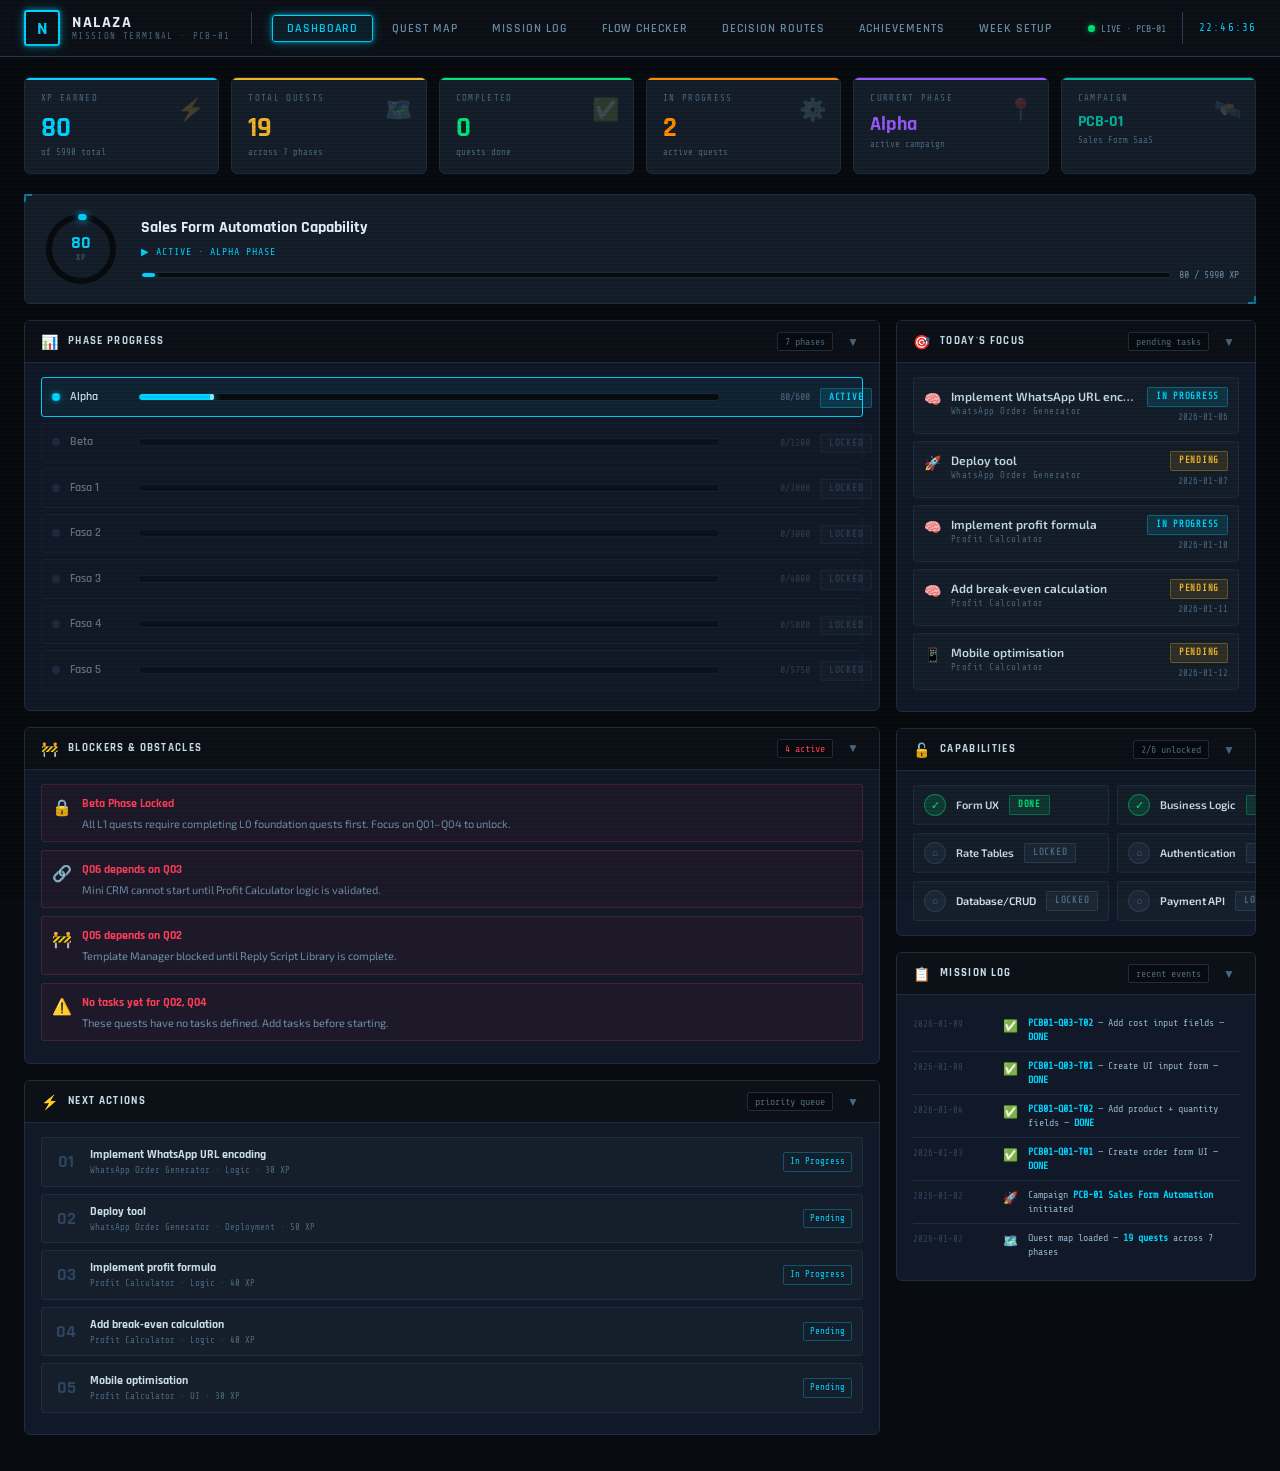
<file: prototype/index.html>
<!DOCTYPE html>
<html lang="en">
<head>
  <meta charset="UTF-8" />
  <meta name="viewport" content="width=device-width, initial-scale=1.0" />
  <title>NALAZA — Mission Terminal</title>
  <link rel="stylesheet" href="style.css" />
</head>
<body>

<!-- ═══════════════════════════════════════════════════════════
     HEADER / TOP COMMAND BAR
════════════════════════════════════════════════════════════════ -->
<header id="site-header">
  <div class="header-inner">
    <div class="header-logo">
      <div class="logo-mark"></div>
      <div class="logo-text">
        <div class="logo-title">NALAZA</div>
        <div class="logo-sub">Mission Terminal · PCB-01</div>
      </div>
    </div>

    <div class="header-divider"></div>

    <nav class="header-nav">
      <button class="nav-btn active" data-tab="dashboard">Dashboard</button>
      <button class="nav-btn" data-tab="quests">Quest Map</button>
      <button class="nav-btn" data-tab="tasks">Mission Log</button>
      <button class="nav-btn" data-tab="flowcheck">Flow Checker</button>
      <button class="nav-btn" data-tab="routes">Decision Routes</button>
      <button class="nav-btn" data-tab="badges">Achievements</button>
      <button class="nav-btn" data-tab="week">Week Setup</button>
    </nav>

    <div class="header-status">
      <div class="status-pill">
        <div class="pulse-dot"></div>
        <span>LIVE · PCB-01</span>
      </div>
      <div class="header-divider"></div>
      <div class="header-clock mono" id="header-clock">00:00:00</div>
    </div>
  </div>
</header>

<!-- ═══════════════════════════════════════════════════════════
     MAIN CONTENT
════════════════════════════════════════════════════════════════ -->
<main id="main-content">

  <!-- ─────────────────────────────────────────────────────────
       TAB 1: DASHBOARD
  ─────────────────────────────────────────────────────────── -->
  <section id="tab-dashboard" class="tab-panel active">

    <!-- OVERVIEW CARDS -->
    <div class="overview-grid mb-20">
      <div class="stat-card card-cyan">
        <div class="stat-label">XP Earned</div>
        <div class="stat-value" id="stat-xp-earned">—</div>
        <div class="stat-sub">of <span id="stat-xp-target">—</span> total</div>
        <div class="stat-icon">⚡</div>
      </div>
      <div class="stat-card card-gold">
        <div class="stat-label">Total Quests</div>
        <div class="stat-value" id="stat-quests-total">—</div>
        <div class="stat-sub">across 7 phases</div>
        <div class="stat-icon">🗺️</div>
      </div>
      <div class="stat-card card-green">
        <div class="stat-label">Completed</div>
        <div class="stat-value" id="stat-quests-done">—</div>
        <div class="stat-sub">quests done</div>
        <div class="stat-icon">✅</div>
      </div>
      <div class="stat-card card-amber">
        <div class="stat-label">In Progress</div>
        <div class="stat-value" id="stat-in-progress">—</div>
        <div class="stat-sub">active quests</div>
        <div class="stat-icon">⚙️</div>
      </div>
      <div class="stat-card card-purple">
        <div class="stat-label">Current Phase</div>
        <div class="stat-value" style="font-size:20px" id="stat-phase">—</div>
        <div class="stat-sub">active campaign</div>
        <div class="stat-icon">📍</div>
      </div>
      <div class="stat-card card-teal">
        <div class="stat-label">Campaign</div>
        <div class="stat-value" style="font-size:16px">PCB-01</div>
        <div class="stat-sub">Sales Form SaaS</div>
        <div class="stat-icon">🛰️</div>
      </div>
    </div>

    <!-- XP METER -->
    <div class="xp-display corner-deco mb-16">
      <div class="xp-arc-wrap">
        <svg width="80" height="80" viewBox="0 0 80 80">
          <circle class="xp-arc-bg"   cx="40" cy="40" r="32" />
          <circle class="xp-arc-fill" id="xp-arc-fill" cx="40" cy="40" r="32"
                  stroke-dasharray="201" stroke-dashoffset="201" />
        </svg>
        <div class="xp-center-text">
          <div class="xp-val" id="stat-xp-earned2">80</div>
          <div class="xp-label">XP</div>
        </div>
      </div>
      <div class="xp-info">
        <div class="xp-title">Sales Form Automation Capability</div>
        <div class="xp-phase">▶ ACTIVE · Alpha Phase</div>
        <div class="xp-bar-wrap">
          <div class="xp-bar-track">
            <div class="xp-bar-fill" id="xp-bar-fill" style="width:0%"></div>
          </div>
          <div class="xp-bar-nums" id="xp-bar-nums">— / — XP</div>
        </div>
      </div>
    </div>

    <!-- MAIN DASH GRID -->
    <div class="dash-grid">
      <div class="dash-left">

        <!-- PHASE PROGRESS -->
        <div class="panel">
          <div class="panel-header">
            <span class="panel-icon">📊</span>
            <span class="panel-title">Phase Progress</span>
            <span class="panel-badge">7 phases</span>
            <button class="panel-toggle">▼</button>
          </div>
          <div class="panel-body">
            <div id="phase-list"></div>
          </div>
        </div>

        <!-- BLOCKERS -->
        <div class="panel">
          <div class="panel-header">
            <span class="panel-icon">🚧</span>
            <span class="panel-title">Blockers & Obstacles</span>
            <span class="panel-badge" style="color:var(--accent-red)">4 active</span>
            <button class="panel-toggle">▼</button>
          </div>
          <div class="panel-body">
            <div id="blockers-list"></div>
          </div>
        </div>

        <!-- NEXT ACTIONS -->
        <div class="panel">
          <div class="panel-header">
            <span class="panel-icon">⚡</span>
            <span class="panel-title">Next Actions</span>
            <span class="panel-badge">priority queue</span>
            <button class="panel-toggle">▼</button>
          </div>
          <div class="panel-body">
            <div id="next-actions"></div>
          </div>
        </div>

      </div>
      <div class="dash-right">

        <!-- TODAY'S FOCUS -->
        <div class="panel">
          <div class="panel-header">
            <span class="panel-icon">🎯</span>
            <span class="panel-title">Today's Focus</span>
            <span class="panel-badge">pending tasks</span>
            <button class="panel-toggle">▼</button>
          </div>
          <div class="panel-body">
            <div id="today-focus"></div>
          </div>
        </div>

        <!-- CAPABILITY UNLOCK -->
        <div class="panel">
          <div class="panel-header">
            <span class="panel-icon">🔓</span>
            <span class="panel-title">Capabilities</span>
            <span class="panel-badge">2/6 unlocked</span>
            <button class="panel-toggle">▼</button>
          </div>
          <div class="panel-body">
            <div class="capability-grid" id="cap-grid"></div>
          </div>
        </div>

        <!-- MISSION LOG -->
        <div class="panel">
          <div class="panel-header">
            <span class="panel-icon">📋</span>
            <span class="panel-title">Mission Log</span>
            <span class="panel-badge">recent events</span>
            <button class="panel-toggle">▼</button>
          </div>
          <div class="panel-body">
            <div id="mission-log"></div>
          </div>
        </div>

      </div>
    </div>
  </section>

  <!-- ─────────────────────────────────────────────────────────
       TAB 2: QUEST MAP
  ─────────────────────────────────────────────────────────── -->
  <section id="tab-quests" class="tab-panel">
    <div class="filter-bar mb-16">
      <span class="filter-label">Phase:</span>
      <button class="filter-btn active" data-group="phase" data-value="all">All</button>
      <button class="filter-btn" data-group="phase" data-value="Alpha">Alpha</button>
      <button class="filter-btn" data-group="phase" data-value="Beta">Beta</button>
      <button class="filter-btn" data-group="phase" data-value="Fasa 1">Fasa 1</button>
      <button class="filter-btn" data-group="phase" data-value="Fasa 2">Fasa 2</button>
      <button class="filter-btn" data-group="phase" data-value="Fasa 3">Fasa 3</button>
      <button class="filter-btn" data-group="phase" data-value="Fasa 4">Fasa 4</button>

      <div style="width:1px;height:20px;background:var(--border-mid);margin:0 4px;"></div>

      <span class="filter-label">Status:</span>
      <button class="filter-btn active" data-group="status" data-value="all">All</button>
      <button class="filter-btn" data-group="status" data-value="In Progress">Active</button>
      <button class="filter-btn" data-group="status" data-value="Planned">Planned</button>
      <button class="filter-btn" data-group="status" data-value="Done">Done</button>

      <div style="width:1px;height:20px;background:var(--border-mid);margin:0 4px;"></div>

      <span class="filter-label">Level:</span>
      <button class="filter-btn active" data-group="level" data-value="all">All</button>
      <button class="filter-btn" data-group="level" data-value="L0">L0</button>
      <button class="filter-btn" data-group="level" data-value="L1">L1</button>
      <button class="filter-btn" data-group="level" data-value="L2">L2</button>
      <button class="filter-btn" data-group="level" data-value="L3">L3</button>
      <button class="filter-btn" data-group="level" data-value="L4">L4</button>
      <button class="filter-btn" data-group="level" data-value="L5">L5</button>
    </div>

    <div class="quest-grid" id="quest-grid"></div>
  </section>

  <!-- ─────────────────────────────────────────────────────────
       TAB 3: MISSION LOG / TASK LIST
  ─────────────────────────────────────────────────────────── -->
  <section id="tab-tasks" class="tab-panel">
    <div class="panel">
      <div class="panel-header">
        <span class="panel-icon">📋</span>
        <span class="panel-title">Task Execution Log</span>
        <span class="panel-badge" id="task-count">10 tasks</span>
        <button class="panel-toggle">▼</button>
      </div>
      <div class="panel-body" style="padding:0">
        <div class="task-table-wrap">
          <table class="task-table">
            <thead>
              <tr>
                <th>Task ID</th>
                <th></th>
                <th>Task Name</th>
                <th>Quest</th>
                <th>Type</th>
                <th>XP</th>
                <th>Status</th>
                <th>Due</th>
                <th>Done</th>
              </tr>
            </thead>
            <tbody id="task-tbody"></tbody>
          </table>
        </div>
      </div>
    </div>
  </section>

  <!-- ─────────────────────────────────────────────────────────
       TAB 4: FLOW CHECKER / DEPENDENCY MAP
  ─────────────────────────────────────────────────────────── -->
  <section id="tab-flowcheck" class="tab-panel">
    <div class="panel">
      <div class="panel-header">
        <span class="panel-icon">🔗</span>
        <span class="panel-title">Flow Checker — Quest Dependency Map</span>
        <span class="panel-badge">19 nodes · 6 levels</span>
        <button class="panel-toggle">▼</button>
      </div>
      <div class="panel-body">
        <div class="dep-map" id="dep-map"></div>
      </div>
    </div>
  </section>

  <!-- ─────────────────────────────────────────────────────────
       TAB 5: DECISION ROUTES
  ─────────────────────────────────────────────────────────── -->
  <section id="tab-routes" class="tab-panel">
    <div class="panel mb-16">
      <div class="panel-header">
        <span class="panel-icon">🔀</span>
        <span class="panel-title">Route Selector — Strategic Decision Point</span>
        <button class="panel-toggle">▼</button>
      </div>
      <div class="panel-body">
        <p style="font-size:12px;color:var(--text-dim);margin-bottom:16px;line-height:1.6">
          You are at the start of Alpha phase with 2 quests in progress. Select a strategic route to focus your momentum. Each route has different risk/reward tradeoffs.
        </p>
        <div class="route-grid" id="route-grid"></div>
      </div>
    </div>

    <div class="panel">
      <div class="panel-header">
        <span class="panel-icon">⚠️</span>
        <span class="panel-title">Decision Factors</span>
        <button class="panel-toggle">▼</button>
      </div>
      <div class="panel-body">
        <div style="display:grid;grid-template-columns:1fr 1fr;gap:12px">
          <div style="padding:12px;background:var(--bg-card);border:1px solid var(--border-dim);border-radius:var(--radius-sm)">
            <div style="font-family:var(--font-hud);font-size:12px;font-weight:700;color:var(--accent-cyan);margin-bottom:8px">Current Strengths</div>
            <div style="font-size:11px;color:var(--text-dim);line-height:1.6">Form UX ✓<br>Business Logic ✓<br>2 quests in-flight<br>Momentum established</div>
          </div>
          <div style="padding:12px;background:var(--bg-card);border:1px solid var(--border-dim);border-radius:var(--radius-sm)">
            <div style="font-family:var(--font-hud);font-size:12px;font-weight:700;color:var(--accent-red);margin-bottom:8px">Known Unknowns</div>
            <div style="font-size:11px;color:var(--text-dim);line-height:1.6">Auth complexity unclear<br>DB schema not designed<br>Payment API risk high<br>Multi-tenant scope fuzzy</div>
          </div>
          <div style="padding:12px;background:var(--bg-card);border:1px solid var(--border-dim);border-radius:var(--radius-sm)">
            <div style="font-family:var(--font-hud);font-size:12px;font-weight:700;color:var(--accent-gold);margin-bottom:8px">Critical Path</div>
            <div style="font-size:11px;color:var(--text-dim);line-height:1.6">Q03→Q06→Q08→Q11→Q14<br>Longest dependency chain<br>Must not block</div>
          </div>
          <div style="padding:12px;background:var(--bg-card);border:1px solid var(--border-dim);border-radius:var(--radius-sm)">
            <div style="font-family:var(--font-hud);font-size:12px;font-weight:700;color:var(--accent-teal);margin-bottom:8px">Next Milestone</div>
            <div style="font-size:11px;color:var(--text-dim);line-height:1.6">Complete all L0 quests<br>Unlock Utility Builder 🧰<br>Earn 600 XP → Beta phase</div>
          </div>
        </div>
      </div>
    </div>
  </section>

  <!-- ─────────────────────────────────────────────────────────
       TAB 6: ACHIEVEMENTS / BADGES
  ─────────────────────────────────────────────────────────── -->
  <section id="tab-badges" class="tab-panel">
    <div class="panel">
      <div class="panel-header">
        <span class="panel-icon">🏆</span>
        <span class="panel-title">Achievement System</span>
        <span class="panel-badge">0 / 5 earned</span>
        <button class="panel-toggle">▼</button>
      </div>
      <div class="panel-body">
        <div class="badges-grid" id="badges-grid"></div>
      </div>
    </div>
  </section>

  <!-- ─────────────────────────────────────────────────────────
       TAB 7: FIRST WEEK SETUP
  ─────────────────────────────────────────────────────────── -->
  <section id="tab-week" class="tab-panel">
    <div class="panel">
      <div class="panel-header">
        <span class="panel-icon">📅</span>
        <span class="panel-title">First Week Setup — Execution Timeline</span>
        <span class="panel-badge">PCB01-Q03</span>
        <button class="panel-toggle">▼</button>
      </div>
      <div class="panel-body">
        <div class="week-timeline" id="week-timeline"></div>
      </div>
    </div>
  </section>

</main>

<script src="main.js"></script>
</body>
</html>
</file>
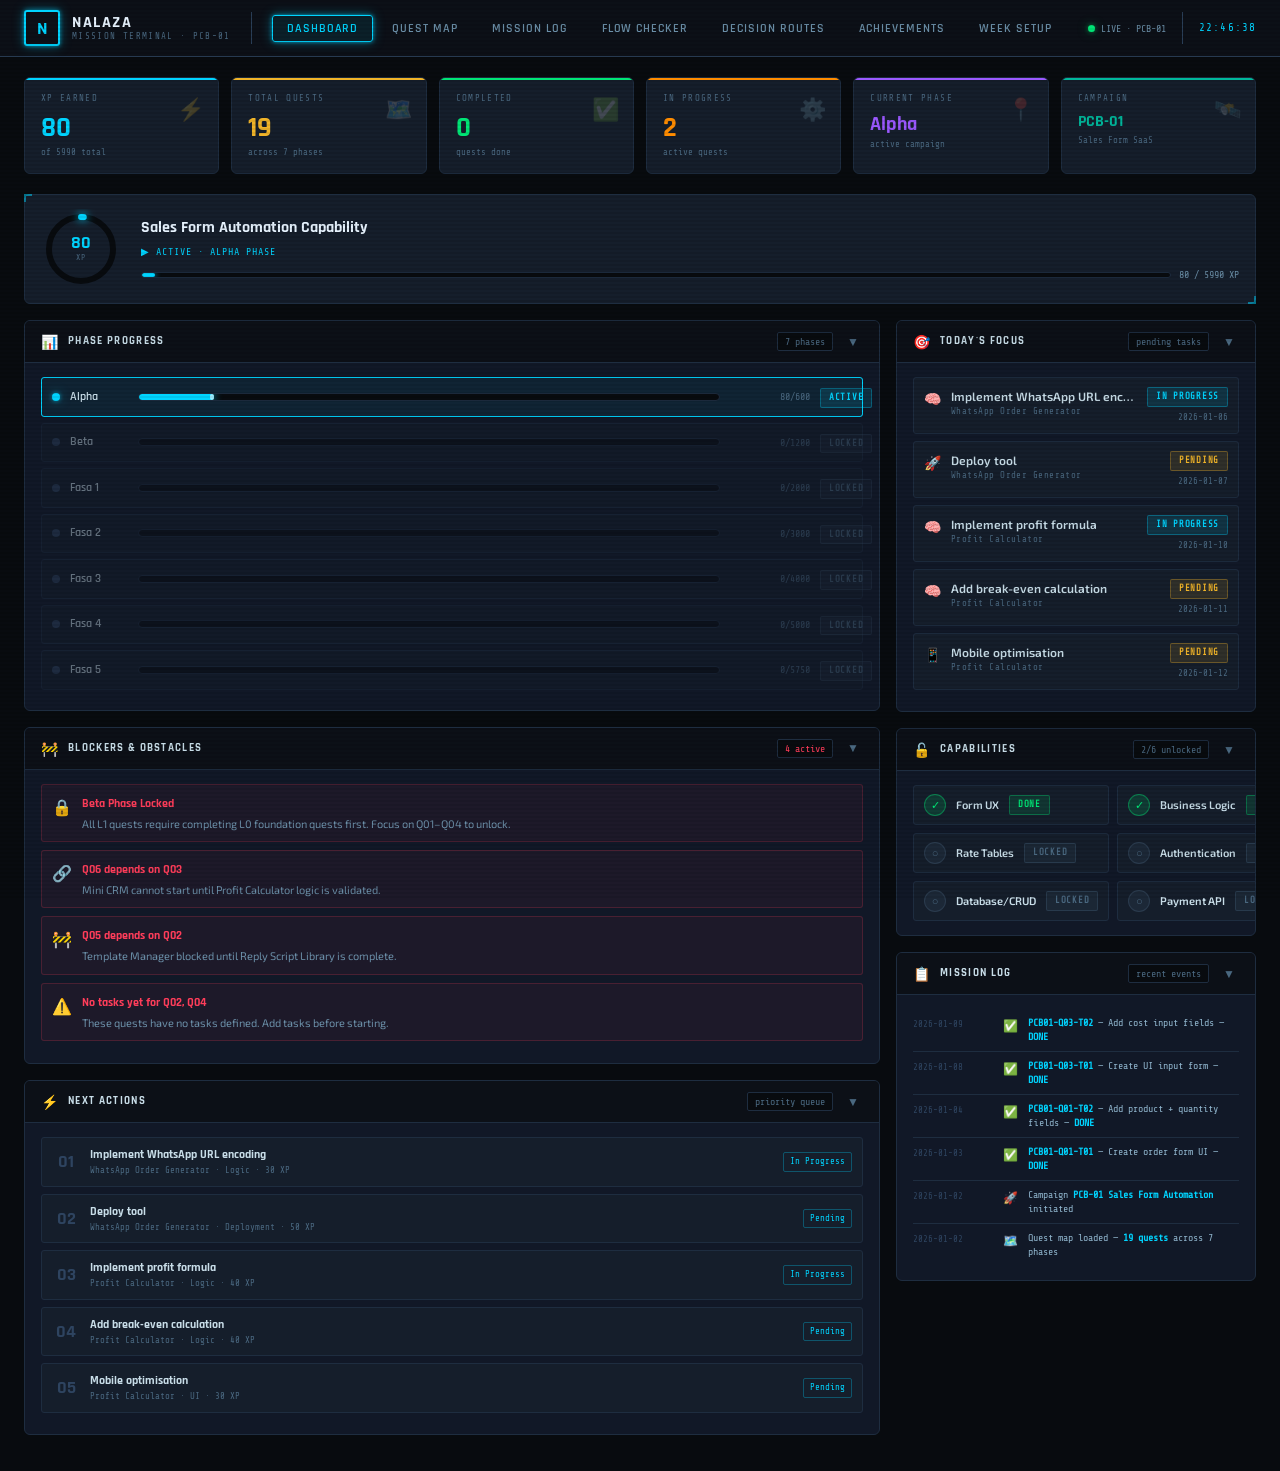
<file: prototype/dashboard.html>
<!DOCTYPE html>
<html lang="en">
<head>
  <meta charset="UTF-8" />
  <meta name="viewport" content="width=device-width, initial-scale=1.0" />
  <title>NALAZA — Mission Terminal</title>
  <style>
/* ============================================================
   NALAZA MISSION TERMINAL — STYLE.CSS
   Dark industrial control-room with retro-futuristic accents
   ============================================================ */

@import url('https://fonts.googleapis.com/css2?family=Share+Tech+Mono&family=Rajdhani:wght@400;500;600;700&family=Exo+2:wght@300;400;600;700&display=swap');

/* ── VARIABLES ─────────────────────────────────────────────── */
:root {
  --bg-void:      #080b0f;
  --bg-deep:      #0c1017;
  --bg-panel:     #111827;
  --bg-card:      #151e2b;
  --bg-raised:    #1a2535;
  --bg-hover:     #1f2d40;

  --border-dim:   #1e2d40;
  --border-mid:   #2a3f58;
  --border-lit:   #3a5570;

  --text-ghost:   #2e4460;
  --text-muted:   #4a6880;
  --text-dim:     #6b8fa8;
  --text-body:    #8fb4cc;
  --text-bright:  #c8dde8;
  --text-white:   #e8f4ff;

  --accent-cyan:  #00d4ff;
  --accent-blue:  #2080ff;
  --accent-teal:  #00b89c;
  --accent-gold:  #f0b429;
  --accent-amber: #ff8c00;
  --accent-red:   #ff3d5a;
  --accent-green: #00e676;
  --accent-purple:#9b59ff;

  --status-done:    #00e676;
  --status-active:  #00d4ff;
  --status-pending: #f0b429;
  --status-blocked: #ff3d5a;
  --status-locked:  #4a6880;
  --status-risky:   #ff8c00;

  --font-mono: 'Share Tech Mono', monospace;
  --font-hud:  'Rajdhani', sans-serif;
  --font-body: 'Exo 2', sans-serif;

  --radius-sm: 3px;
  --radius-md: 6px;
  --radius-lg: 10px;

  --glow-cyan: 0 0 12px rgba(0,212,255,0.35), 0 0 4px rgba(0,212,255,0.6);
  --glow-gold: 0 0 12px rgba(240,180,41,0.35), 0 0 4px rgba(240,180,41,0.5);
  --glow-green:0 0 12px rgba(0,230,118,0.35), 0 0 4px rgba(0,230,118,0.5);
  --glow-red:  0 0 12px rgba(255,61,90,0.35), 0 0 4px rgba(255,61,90,0.5);
}

/* ── RESET & BASE ────────────────────────────────────────────── */
*, *::before, *::after { box-sizing: border-box; margin: 0; padding: 0; }

html { scroll-behavior: smooth; }

body {
  background: var(--bg-void);
  color: var(--text-body);
  font-family: var(--font-body);
  font-size: 13px;
  line-height: 1.5;
  min-height: 100vh;
  overflow-x: hidden;
}

/* ── SCANLINE OVERLAY ───────────────────────────────────────── */
body::before {
  content: '';
  position: fixed;
  inset: 0;
  background: repeating-linear-gradient(
    0deg,
    transparent,
    transparent 2px,
    rgba(0,0,0,0.07) 2px,
    rgba(0,0,0,0.07) 4px
  );
  pointer-events: none;
  z-index: 9999;
}

/* ── TYPOGRAPHY ─────────────────────────────────────────────── */
h1, h2, h3, h4 { font-family: var(--font-hud); font-weight: 700; letter-spacing: 0.05em; }
.mono { font-family: var(--font-mono); }

/* ── SCROLLBAR ──────────────────────────────────────────────── */
::-webkit-scrollbar { width: 6px; height: 6px; }
::-webkit-scrollbar-track { background: var(--bg-deep); }
::-webkit-scrollbar-thumb { background: var(--border-mid); border-radius: 3px; }
::-webkit-scrollbar-thumb:hover { background: var(--accent-cyan); }

/* ══════════════════════════════════════════════════════════════
   HEADER / TOP COMMAND BAR
═══════════════════════════════════════════════════════════════ */
#site-header {
  background: var(--bg-deep);
  border-bottom: 1px solid var(--border-mid);
  position: sticky;
  top: 0;
  z-index: 100;
  padding: 0 24px;
}

.header-inner {
  display: flex;
  align-items: center;
  gap: 20px;
  height: 56px;
  max-width: 1600px;
  margin: 0 auto;
}

.header-logo {
  display: flex;
  align-items: center;
  gap: 12px;
  flex-shrink: 0;
}

.logo-mark {
  width: 36px;
  height: 36px;
  border: 2px solid var(--accent-cyan);
  border-radius: var(--radius-sm);
  display: flex;
  align-items: center;
  justify-content: center;
  box-shadow: var(--glow-cyan);
  position: relative;
  overflow: hidden;
}

.logo-mark::after {
  content: 'N';
  font-family: var(--font-hud);
  font-weight: 700;
  font-size: 18px;
  color: var(--accent-cyan);
}

.logo-text { line-height: 1.1; }
.logo-title {
  font-family: var(--font-hud);
  font-size: 16px;
  font-weight: 700;
  color: var(--text-white);
  letter-spacing: 0.1em;
}
.logo-sub {
  font-family: var(--font-mono);
  font-size: 9px;
  color: var(--text-muted);
  letter-spacing: 0.15em;
  text-transform: uppercase;
}

.header-divider {
  width: 1px;
  height: 32px;
  background: var(--border-mid);
}

.header-nav {
  display: flex;
  gap: 4px;
  flex: 1;
}

.nav-btn {
  background: transparent;
  border: 1px solid transparent;
  color: var(--text-dim);
  font-family: var(--font-hud);
  font-size: 12px;
  font-weight: 600;
  letter-spacing: 0.08em;
  text-transform: uppercase;
  padding: 5px 14px;
  border-radius: var(--radius-sm);
  cursor: pointer;
  transition: all 0.2s;
  white-space: nowrap;
}

.nav-btn:hover {
  border-color: var(--border-lit);
  color: var(--text-bright);
  background: var(--bg-raised);
}

.nav-btn.active {
  border-color: var(--accent-cyan);
  color: var(--accent-cyan);
  background: rgba(0,212,255,0.08);
  box-shadow: var(--glow-cyan);
}

.header-status {
  display: flex;
  align-items: center;
  gap: 16px;
  margin-left: auto;
  flex-shrink: 0;
}

.status-pill {
  display: flex;
  align-items: center;
  gap: 6px;
  font-family: var(--font-mono);
  font-size: 10px;
  color: var(--text-dim);
}

.pulse-dot {
  width: 7px;
  height: 7px;
  border-radius: 50%;
  background: var(--accent-green);
  box-shadow: var(--glow-green);
  animation: pulse 2s ease-in-out infinite;
}

@keyframes pulse {
  0%, 100% { opacity: 1; transform: scale(1); }
  50%       { opacity: 0.5; transform: scale(0.7); }
}

.header-clock {
  font-family: var(--font-mono);
  font-size: 11px;
  color: var(--accent-cyan);
  letter-spacing: 0.1em;
}

/* ══════════════════════════════════════════════════════════════
   MAIN LAYOUT
═══════════════════════════════════════════════════════════════ */
#main-content {
  max-width: 1600px;
  margin: 0 auto;
  padding: 20px 24px;
}

/* Tab panels */
.tab-panel { display: none; }
.tab-panel.active { display: block; }

/* ── PANEL COMPONENT ─────────────────────────────────────────── */
.panel {
  background: var(--bg-panel);
  border: 1px solid var(--border-dim);
  border-radius: var(--radius-md);
  overflow: hidden;
  transition: border-color 0.2s;
}

.panel:hover { border-color: var(--border-mid); }

.panel-header {
  display: flex;
  align-items: center;
  gap: 10px;
  padding: 10px 16px;
  background: var(--bg-deep);
  border-bottom: 1px solid var(--border-dim);
}

.panel-icon { font-size: 14px; }

.panel-title {
  font-family: var(--font-hud);
  font-size: 11px;
  font-weight: 700;
  letter-spacing: 0.12em;
  text-transform: uppercase;
  color: var(--text-bright);
  flex: 1;
}

.panel-badge {
  font-family: var(--font-mono);
  font-size: 10px;
  color: var(--text-muted);
  background: var(--bg-void);
  border: 1px solid var(--border-dim);
  padding: 1px 7px;
  border-radius: 2px;
}

.panel-toggle {
  background: transparent;
  border: none;
  color: var(--text-muted);
  cursor: pointer;
  font-size: 12px;
  width: 20px;
  text-align: center;
  transition: color 0.2s;
}

.panel-toggle:hover { color: var(--text-bright); }

.panel-body { padding: 14px 16px; }

.panel-body.collapsed { display: none; }

/* ── GRID HELPERS ────────────────────────────────────────────── */
.grid-2 { display: grid; grid-template-columns: 1fr 1fr; gap: 16px; }
.grid-3 { display: grid; grid-template-columns: 1fr 1fr 1fr; gap: 16px; }
.grid-4 { display: grid; grid-template-columns: repeat(4, 1fr); gap: 16px; }
.grid-auto { display: grid; grid-template-columns: repeat(auto-fill, minmax(220px, 1fr)); gap: 14px; }

/* ══════════════════════════════════════════════════════════════
   DASHBOARD TAB
═══════════════════════════════════════════════════════════════ */

/* ── OVERVIEW CARDS ─────────────────────────────────────────── */
.overview-grid {
  display: grid;
  grid-template-columns: repeat(6, 1fr);
  gap: 12px;
  margin-bottom: 20px;
}

.stat-card {
  background: var(--bg-card);
  border: 1px solid var(--border-dim);
  border-radius: var(--radius-md);
  padding: 14px 16px;
  position: relative;
  overflow: hidden;
  transition: all 0.25s;
  cursor: default;
}

.stat-card:hover {
  border-color: var(--border-lit);
  transform: translateY(-2px);
  box-shadow: 0 4px 20px rgba(0,0,0,0.4);
}

.stat-card::before {
  content: '';
  position: absolute;
  top: 0; left: 0; right: 0;
  height: 2px;
  background: var(--card-accent, var(--accent-cyan));
}

.stat-label {
  font-family: var(--font-mono);
  font-size: 9px;
  letter-spacing: 0.15em;
  text-transform: uppercase;
  color: var(--text-muted);
  margin-bottom: 8px;
}

.stat-value {
  font-family: var(--font-hud);
  font-size: 28px;
  font-weight: 700;
  color: var(--card-color, var(--text-white));
  line-height: 1;
  margin-bottom: 4px;
}

.stat-sub {
  font-family: var(--font-mono);
  font-size: 9px;
  color: var(--text-muted);
}

.stat-icon {
  position: absolute;
  top: 14px; right: 14px;
  font-size: 22px;
  opacity: 0.2;
}

/* Colored variants */
.card-cyan  { --card-accent: var(--accent-cyan);   --card-color: var(--accent-cyan); }
.card-gold  { --card-accent: var(--accent-gold);   --card-color: var(--accent-gold); }
.card-green { --card-accent: var(--accent-green);  --card-color: var(--accent-green); }
.card-amber { --card-accent: var(--accent-amber);  --card-color: var(--accent-amber); }
.card-purple{ --card-accent: var(--accent-purple); --card-color: var(--accent-purple); }
.card-teal  { --card-accent: var(--accent-teal);   --card-color: var(--accent-teal); }
.card-blue  { --card-accent: var(--accent-blue);   --card-color: var(--accent-blue); }

/* ── DASH MAIN GRID ─────────────────────────────────────────── */
.dash-grid {
  display: grid;
  grid-template-columns: 1fr 360px;
  gap: 16px;
  margin-bottom: 16px;
}

.dash-left { display: flex; flex-direction: column; gap: 16px; }
.dash-right { display: flex; flex-direction: column; gap: 16px; }

/* ── PROGRESS BAR ────────────────────────────────────────────── */
.progress-row {
  display: flex;
  align-items: center;
  gap: 10px;
  margin-bottom: 10px;
}

.progress-label {
  font-family: var(--font-hud);
  font-size: 12px;
  font-weight: 600;
  color: var(--text-bright);
  width: 70px;
  flex-shrink: 0;
}

.progress-track {
  flex: 1;
  height: 8px;
  background: var(--bg-void);
  border-radius: 4px;
  overflow: hidden;
  border: 1px solid var(--border-dim);
}

.progress-fill {
  height: 100%;
  border-radius: 4px;
  background: var(--fill-color, var(--accent-cyan));
  transition: width 1s ease;
  box-shadow: 0 0 8px var(--fill-color, var(--accent-cyan));
  position: relative;
}

.progress-fill::after {
  content: '';
  position: absolute;
  top: 0; right: 0;
  width: 4px; height: 100%;
  background: white;
  opacity: 0.6;
  border-radius: 2px;
  animation: progress-pulse 2s ease-in-out infinite;
}

@keyframes progress-pulse {
  0%, 100% { opacity: 0.6; }
  50% { opacity: 0.1; }
}

.progress-pct {
  font-family: var(--font-mono);
  font-size: 10px;
  color: var(--text-dim);
  width: 40px;
  text-align: right;
  flex-shrink: 0;
}

.progress-xp {
  font-family: var(--font-mono);
  font-size: 10px;
  color: var(--text-muted);
  width: 80px;
  text-align: right;
  flex-shrink: 0;
}

/* ── PHASE BADGE ─────────────────────────────────────────────── */
.phase-row {
  display: flex;
  align-items: center;
  gap: 10px;
  padding: 8px 10px;
  border-radius: var(--radius-sm);
  margin-bottom: 6px;
  background: var(--bg-card);
  border: 1px solid var(--border-dim);
  transition: all 0.2s;
}

.phase-row:hover { border-color: var(--border-mid); }

.phase-row.active-phase {
  border-color: var(--accent-cyan);
  background: rgba(0,212,255,0.06);
}

.phase-row.locked-phase { opacity: 0.45; }

.phase-name {
  font-family: var(--font-hud);
  font-size: 12px;
  font-weight: 600;
  color: var(--text-bright);
  width: 58px;
}

.phase-status-dot {
  width: 8px; height: 8px;
  border-radius: 50%;
  flex-shrink: 0;
}

.dot-active  { background: var(--accent-cyan); box-shadow: var(--glow-cyan); }
.dot-locked  { background: var(--text-ghost); }
.dot-done    { background: var(--accent-green); }

/* ── TODAY FOCUS ─────────────────────────────────────────────── */
.task-row {
  display: flex;
  align-items: flex-start;
  gap: 10px;
  padding: 9px 10px;
  border-radius: var(--radius-sm);
  border: 1px solid var(--border-dim);
  background: var(--bg-card);
  margin-bottom: 7px;
  transition: all 0.2s;
  cursor: default;
}

.task-row:hover { border-color: var(--border-mid); transform: translateX(3px); }

.task-icon { font-size: 14px; flex-shrink: 0; margin-top: 1px; }

.task-info { flex: 1; min-width: 0; }

.task-name {
  font-family: var(--font-body);
  font-size: 12px;
  font-weight: 600;
  color: var(--text-bright);
  white-space: nowrap;
  overflow: hidden;
  text-overflow: ellipsis;
}

.task-quest {
  font-family: var(--font-mono);
  font-size: 9px;
  color: var(--text-muted);
  letter-spacing: 0.05em;
}

.task-meta {
  display: flex;
  flex-direction: column;
  align-items: flex-end;
  gap: 4px;
  flex-shrink: 0;
}

.task-due {
  font-family: var(--font-mono);
  font-size: 9px;
  color: var(--text-muted);
}

/* ── STATUS BADGES ───────────────────────────────────────────── */
.badge {
  display: inline-flex;
  align-items: center;
  gap: 4px;
  font-family: var(--font-mono);
  font-size: 9px;
  letter-spacing: 0.08em;
  text-transform: uppercase;
  padding: 2px 8px;
  border-radius: 2px;
  font-weight: 600;
  white-space: nowrap;
}

.badge-done     { background: rgba(0,230,118,0.12);  color: var(--status-done);    border: 1px solid rgba(0,230,118,0.3); }
.badge-active   { background: rgba(0,212,255,0.12);  color: var(--status-active);  border: 1px solid rgba(0,212,255,0.3); }
.badge-pending  { background: rgba(240,180,41,0.12); color: var(--status-pending); border: 1px solid rgba(240,180,41,0.3); }
.badge-blocked  { background: rgba(255,61,90,0.12);  color: var(--status-blocked); border: 1px solid rgba(255,61,90,0.3); }
.badge-locked   { background: rgba(74,104,128,0.12); color: var(--status-locked);  border: 1px solid rgba(74,104,128,0.3); }
.badge-planned  { background: rgba(155,89,255,0.12); color: var(--accent-purple);  border: 1px solid rgba(155,89,255,0.3); }
.badge-risky    { background: rgba(255,140,0,0.12);  color: var(--status-risky);   border: 1px solid rgba(255,140,0,0.3); }

/* ── CAPABILITY UNLOCK ────────────────────────────────────────── */
.capability-grid {
  display: grid;
  grid-template-columns: 1fr 1fr;
  gap: 8px;
}

.cap-item {
  display: flex;
  align-items: center;
  gap: 10px;
  padding: 8px 10px;
  background: var(--bg-card);
  border: 1px solid var(--border-dim);
  border-radius: var(--radius-sm);
}

.cap-icon {
  width: 22px; height: 22px;
  border-radius: 50%;
  display: flex;
  align-items: center;
  justify-content: center;
  font-size: 11px;
  flex-shrink: 0;
}

.cap-icon.unlocked {
  background: rgba(0,230,118,0.15);
  border: 1px solid rgba(0,230,118,0.4);
  color: var(--accent-green);
}

.cap-icon.locked {
  background: rgba(74,104,128,0.15);
  border: 1px solid rgba(74,104,128,0.3);
  color: var(--text-muted);
}

.cap-name {
  font-family: var(--font-body);
  font-size: 11px;
  font-weight: 600;
  color: var(--text-bright);
}

/* ══════════════════════════════════════════════════════════════
   QUEST MAP TAB
═══════════════════════════════════════════════════════════════ */

/* ── FILTERS ─────────────────────────────────────────────────── */
.filter-bar {
  display: flex;
  align-items: center;
  gap: 8px;
  margin-bottom: 16px;
  flex-wrap: wrap;
}

.filter-label {
  font-family: var(--font-mono);
  font-size: 10px;
  color: var(--text-muted);
  letter-spacing: 0.1em;
  text-transform: uppercase;
  margin-right: 4px;
}

.filter-btn {
  background: var(--bg-card);
  border: 1px solid var(--border-dim);
  color: var(--text-dim);
  font-family: var(--font-hud);
  font-size: 11px;
  font-weight: 600;
  letter-spacing: 0.06em;
  padding: 4px 12px;
  border-radius: var(--radius-sm);
  cursor: pointer;
  transition: all 0.2s;
}

.filter-btn:hover { border-color: var(--border-lit); color: var(--text-bright); }
.filter-btn.active { border-color: var(--accent-cyan); color: var(--accent-cyan); background: rgba(0,212,255,0.08); }

/* ── QUEST CARDS ─────────────────────────────────────────────── */
.quest-grid {
  display: grid;
  grid-template-columns: repeat(auto-fill, minmax(300px, 1fr));
  gap: 14px;
}

.quest-card {
  background: var(--bg-card);
  border: 1px solid var(--border-dim);
  border-radius: var(--radius-md);
  padding: 14px;
  position: relative;
  overflow: hidden;
  transition: all 0.25s;
  cursor: pointer;
}

.quest-card:hover {
  border-color: var(--border-lit);
  transform: translateY(-3px);
  box-shadow: 0 6px 24px rgba(0,0,0,0.5);
}

.quest-card.status-active  { border-left: 3px solid var(--accent-cyan); }
.quest-card.status-done    { border-left: 3px solid var(--accent-green); }
.quest-card.status-planned { border-left: 3px solid var(--accent-purple); }
.quest-card.status-blocked { border-left: 3px solid var(--accent-red); }

.quest-card-top {
  display: flex;
  align-items: flex-start;
  gap: 10px;
  margin-bottom: 10px;
}

.quest-emoji { font-size: 20px; flex-shrink: 0; margin-top: 2px; }

.quest-meta { flex: 1; min-width: 0; }

.quest-id {
  font-family: var(--font-mono);
  font-size: 9px;
  color: var(--text-muted);
  letter-spacing: 0.1em;
}

.quest-name {
  font-family: var(--font-hud);
  font-size: 14px;
  font-weight: 700;
  color: var(--text-white);
  margin: 2px 0 4px;
  line-height: 1.2;
}

.quest-tags {
  display: flex;
  gap: 5px;
  flex-wrap: wrap;
}

.tag {
  font-family: var(--font-mono);
  font-size: 9px;
  color: var(--text-muted);
  background: var(--bg-raised);
  border: 1px solid var(--border-dim);
  padding: 1px 6px;
  border-radius: 2px;
}

.tag-phase  { color: var(--accent-gold); border-color: rgba(240,180,41,0.3); background: rgba(240,180,41,0.07); }
.tag-type   { color: var(--accent-purple); border-color: rgba(155,89,255,0.3); background: rgba(155,89,255,0.07); }
.tag-level  { color: var(--accent-cyan); border-color: rgba(0,212,255,0.3); background: rgba(0,212,255,0.07); }

.quest-card-mid {
  display: flex;
  align-items: center;
  gap: 8px;
  margin-bottom: 10px;
}

.quest-xp {
  font-family: var(--font-hud);
  font-size: 11px;
  font-weight: 700;
  color: var(--accent-gold);
  padding: 3px 8px;
  background: rgba(240,180,41,0.1);
  border: 1px solid rgba(240,180,41,0.25);
  border-radius: 2px;
  flex-shrink: 0;
}

.quest-diff {
  display: flex;
  gap: 2px;
  margin-left: auto;
}

.diff-pip {
  width: 6px; height: 12px;
  border-radius: 1px;
  background: var(--bg-raised);
  border: 1px solid var(--border-dim);
}

.diff-pip.filled { background: var(--accent-amber); border-color: var(--accent-amber); }

.quest-prereq {
  font-family: var(--font-mono);
  font-size: 9px;
  color: var(--text-muted);
}

.quest-prereq span { color: var(--accent-amber); }

/* ── QUEST PROGRESS MINI ─────────────────────────────────────── */
.quest-progress-mini {
  display: flex;
  align-items: center;
  gap: 8px;
}

.mini-track {
  flex: 1;
  height: 4px;
  background: var(--bg-void);
  border-radius: 2px;
  overflow: hidden;
}

.mini-fill {
  height: 100%;
  border-radius: 2px;
  background: var(--accent-cyan);
  transition: width 1s ease;
}

.mini-fill.done    { background: var(--accent-green); }
.mini-fill.planned { background: var(--accent-purple); opacity: 0.5; }
.mini-fill.active  { background: var(--accent-cyan); }

.mini-tasks {
  font-family: var(--font-mono);
  font-size: 9px;
  color: var(--text-muted);
  white-space: nowrap;
}

/* ══════════════════════════════════════════════════════════════
   MISSION LOG / TASK LIST TAB
═══════════════════════════════════════════════════════════════ */
.task-table-wrap {
  overflow-x: auto;
}

.task-table {
  width: 100%;
  border-collapse: collapse;
  font-size: 12px;
}

.task-table th {
  font-family: var(--font-hud);
  font-size: 9px;
  letter-spacing: 0.12em;
  text-transform: uppercase;
  color: var(--text-muted);
  padding: 6px 10px;
  background: var(--bg-deep);
  border-bottom: 1px solid var(--border-mid);
  text-align: left;
  white-space: nowrap;
}

.task-table td {
  padding: 8px 10px;
  border-bottom: 1px solid var(--border-dim);
  color: var(--text-body);
  font-family: var(--font-body);
  vertical-align: middle;
}

.task-table tr:hover td { background: var(--bg-raised); }

.task-table .col-id {
  font-family: var(--font-mono);
  font-size: 10px;
  color: var(--text-muted);
}

.task-table .col-name { font-weight: 600; color: var(--text-bright); }

.task-table .col-xp {
  font-family: var(--font-hud);
  font-weight: 700;
  color: var(--accent-gold);
}

/* ══════════════════════════════════════════════════════════════
   FLOW CHECKER / DEPENDENCY MAP TAB
═══════════════════════════════════════════════════════════════ */
.dep-map {
  padding: 8px 0;
}

.dep-level {
  margin-bottom: 24px;
}

.dep-level-label {
  font-family: var(--font-hud);
  font-size: 10px;
  font-weight: 700;
  letter-spacing: 0.15em;
  text-transform: uppercase;
  color: var(--text-muted);
  margin-bottom: 10px;
  padding-bottom: 6px;
  border-bottom: 1px solid var(--border-dim);
  display: flex;
  align-items: center;
  gap: 8px;
}

.dep-level-label::before {
  content: '';
  width: 3px; height: 14px;
  background: var(--level-color, var(--accent-cyan));
  border-radius: 2px;
  box-shadow: 0 0 8px var(--level-color, var(--accent-cyan));
}

.dep-nodes {
  display: flex;
  gap: 12px;
  flex-wrap: wrap;
}

.dep-node {
  background: var(--bg-card);
  border: 1px solid var(--border-dim);
  border-radius: var(--radius-md);
  padding: 10px 14px;
  min-width: 160px;
  max-width: 200px;
  position: relative;
  transition: all 0.2s;
  cursor: default;
}

.dep-node:hover { border-color: var(--border-lit); box-shadow: 0 0 16px rgba(0,0,0,0.5); }
.dep-node.node-active  { border-color: var(--accent-cyan);  box-shadow: 0 0 12px rgba(0,212,255,0.2); }
.dep-node.node-done    { border-color: var(--accent-green); box-shadow: 0 0 12px rgba(0,230,118,0.15); }
.dep-node.node-planned { border-color: var(--accent-purple); opacity: 0.7; }
.dep-node.node-locked  { opacity: 0.4; filter: grayscale(0.5); }

.dep-node-icon { font-size: 18px; margin-bottom: 6px; }

.dep-node-id {
  font-family: var(--font-mono);
  font-size: 8px;
  color: var(--text-ghost);
  letter-spacing: 0.1em;
  margin-bottom: 2px;
}

.dep-node-name {
  font-family: var(--font-hud);
  font-size: 11px;
  font-weight: 700;
  color: var(--text-bright);
  line-height: 1.3;
  margin-bottom: 6px;
}

.dep-node-footer {
  display: flex;
  align-items: center;
  justify-content: space-between;
}

.dep-prereq-line {
  font-family: var(--font-mono);
  font-size: 8px;
  color: var(--text-ghost);
}

/* ══════════════════════════════════════════════════════════════
   BADGES / ACHIEVEMENTS TAB
═══════════════════════════════════════════════════════════════ */
.badges-grid {
  display: grid;
  grid-template-columns: repeat(auto-fill, minmax(240px, 1fr));
  gap: 16px;
}

.badge-card {
  background: var(--bg-card);
  border: 1px solid var(--border-dim);
  border-radius: var(--radius-md);
  padding: 20px;
  text-align: center;
  position: relative;
  overflow: hidden;
  transition: all 0.3s;
}

.badge-card.earned {
  border-color: var(--accent-gold);
  box-shadow: 0 0 20px rgba(240,180,41,0.2), inset 0 0 30px rgba(240,180,41,0.04);
}

.badge-card.locked-badge { opacity: 0.45; filter: grayscale(0.6); }

.badge-emblem {
  font-size: 36px;
  margin-bottom: 10px;
  display: block;
}

.badge-name {
  font-family: var(--font-hud);
  font-size: 15px;
  font-weight: 700;
  color: var(--text-white);
  margin-bottom: 6px;
}

.badge-cond {
  font-family: var(--font-body);
  font-size: 11px;
  color: var(--text-dim);
  line-height: 1.4;
}

.badge-locked-overlay {
  position: absolute;
  inset: 0;
  display: flex;
  align-items: center;
  justify-content: center;
}

.badge-lock-icon {
  font-size: 18px;
  opacity: 0.2;
}

/* ══════════════════════════════════════════════════════════════
   FIRST WEEK SETUP TAB
═══════════════════════════════════════════════════════════════ */
.week-timeline {
  display: flex;
  flex-direction: column;
  gap: 0;
  position: relative;
  padding-left: 32px;
}

.week-timeline::before {
  content: '';
  position: absolute;
  left: 10px; top: 0; bottom: 0;
  width: 1px;
  background: var(--border-mid);
}

.week-day {
  position: relative;
  padding: 0 0 20px 20px;
}

.week-day::before {
  content: '';
  position: absolute;
  left: -22px;
  top: 5px;
  width: 10px; height: 10px;
  border-radius: 50%;
  background: var(--bg-card);
  border: 2px solid var(--border-mid);
}

.week-day.active-day::before {
  background: var(--accent-cyan);
  border-color: var(--accent-cyan);
  box-shadow: var(--glow-cyan);
}

.week-day-header {
  display: flex;
  align-items: center;
  gap: 10px;
  margin-bottom: 8px;
}

.week-day-num {
  font-family: var(--font-hud);
  font-size: 11px;
  font-weight: 700;
  color: var(--text-muted);
  letter-spacing: 0.1em;
  text-transform: uppercase;
  width: 40px;
}

.week-day-obj {
  font-family: var(--font-hud);
  font-size: 14px;
  font-weight: 700;
  color: var(--text-white);
}

.week-day-icon { font-size: 16px; }

.week-day-tasks {
  font-family: var(--font-body);
  font-size: 12px;
  color: var(--text-dim);
  padding: 8px 12px;
  background: var(--bg-card);
  border: 1px solid var(--border-dim);
  border-radius: var(--radius-sm);
  margin-left: 2px;
}

/* ══════════════════════════════════════════════════════════════
   MISSION LOG PANEL
═══════════════════════════════════════════════════════════════ */
.log-entry {
  display: flex;
  align-items: flex-start;
  gap: 10px;
  padding: 7px 0;
  border-bottom: 1px solid var(--border-dim);
  font-size: 11px;
}

.log-entry:last-child { border-bottom: none; }

.log-time {
  font-family: var(--font-mono);
  color: var(--text-ghost);
  font-size: 9px;
  width: 80px;
  flex-shrink: 0;
  padding-top: 2px;
}

.log-icon { font-size: 12px; flex-shrink: 0; }

.log-text {
  color: var(--text-body);
  font-family: var(--font-mono);
  font-size: 10px;
  line-height: 1.4;
}

.log-text strong { color: var(--accent-cyan); }

/* ══════════════════════════════════════════════════════════════
   BLOCKERS PANEL
═══════════════════════════════════════════════════════════════ */
.blocker-item {
  display: flex;
  gap: 10px;
  padding: 10px;
  background: rgba(255,61,90,0.05);
  border: 1px solid rgba(255,61,90,0.2);
  border-radius: var(--radius-sm);
  margin-bottom: 8px;
}

.blocker-icon { font-size: 16px; flex-shrink: 0; }

.blocker-info { flex: 1; }

.blocker-title {
  font-family: var(--font-hud);
  font-size: 12px;
  font-weight: 700;
  color: var(--accent-red);
  margin-bottom: 3px;
}

.blocker-desc {
  font-size: 11px;
  color: var(--text-dim);
  line-height: 1.4;
}

/* ══════════════════════════════════════════════════════════════
   NEXT ACTIONS PANEL
═══════════════════════════════════════════════════════════════ */
.action-item {
  display: flex;
  align-items: center;
  gap: 10px;
  padding: 8px 10px;
  border: 1px solid var(--border-dim);
  border-radius: var(--radius-sm);
  background: var(--bg-card);
  margin-bottom: 7px;
  cursor: pointer;
  transition: all 0.2s;
}

.action-item:hover { border-color: var(--accent-cyan); transform: translateX(4px); }

.action-num {
  font-family: var(--font-hud);
  font-size: 18px;
  font-weight: 700;
  color: var(--text-ghost);
  width: 28px;
  text-align: center;
  flex-shrink: 0;
}

.action-detail { flex: 1; }

.action-title {
  font-family: var(--font-hud);
  font-size: 12px;
  font-weight: 700;
  color: var(--text-bright);
}

.action-sub {
  font-family: var(--font-mono);
  font-size: 9px;
  color: var(--text-muted);
}

.action-tag {
  font-family: var(--font-mono);
  font-size: 9px;
  color: var(--accent-cyan);
  border: 1px solid rgba(0,212,255,0.3);
  padding: 2px 6px;
  border-radius: 2px;
}

/* ══════════════════════════════════════════════════════════════
   ROUTE / DECISION SELECTOR
═══════════════════════════════════════════════════════════════ */
.route-grid {
  display: grid;
  grid-template-columns: 1fr 1fr;
  gap: 12px;
}

.route-card {
  background: var(--bg-card);
  border: 1px solid var(--border-dim);
  border-radius: var(--radius-md);
  padding: 14px;
  cursor: pointer;
  transition: all 0.25s;
  position: relative;
}

.route-card:hover { border-color: var(--border-lit); box-shadow: 0 0 16px rgba(0,0,0,0.4); }

.route-card.selected {
  border-color: var(--accent-cyan);
  background: rgba(0,212,255,0.05);
  box-shadow: var(--glow-cyan);
}

.route-card.selected::before {
  content: '✓ SELECTED';
  position: absolute;
  top: 8px; right: 8px;
  font-family: var(--font-mono);
  font-size: 8px;
  color: var(--accent-cyan);
  letter-spacing: 0.1em;
}

.route-icon { font-size: 22px; margin-bottom: 8px; }

.route-name {
  font-family: var(--font-hud);
  font-size: 14px;
  font-weight: 700;
  color: var(--text-white);
  margin-bottom: 6px;
}

.route-desc {
  font-size: 11px;
  color: var(--text-dim);
  line-height: 1.4;
  margin-bottom: 8px;
}

.route-pros { display: flex; flex-direction: column; gap: 3px; }

.route-pro {
  font-family: var(--font-mono);
  font-size: 9px;
  color: var(--accent-teal);
}

.route-pro::before { content: '+ '; }

/* ══════════════════════════════════════════════════════════════
   XP METER / MAIN PROGRESS ARC
═══════════════════════════════════════════════════════════════ */
.xp-display {
  display: flex;
  align-items: center;
  gap: 20px;
  padding: 14px 16px;
  background: var(--bg-card);
  border: 1px solid var(--border-dim);
  border-radius: var(--radius-md);
  margin-bottom: 16px;
}

.xp-arc-wrap {
  position: relative;
  width: 80px; height: 80px;
  flex-shrink: 0;
}

.xp-arc-wrap svg { transform: rotate(-90deg); }

.xp-arc-bg  { fill: none; stroke: var(--bg-void); stroke-width: 6; }
.xp-arc-fill { fill: none; stroke: var(--accent-cyan); stroke-width: 6; stroke-linecap: round; filter: drop-shadow(0 0 4px var(--accent-cyan)); transition: stroke-dashoffset 1.5s ease; }

.xp-center-text {
  position: absolute;
  inset: 0;
  display: flex;
  flex-direction: column;
  align-items: center;
  justify-content: center;
}

.xp-val {
  font-family: var(--font-hud);
  font-size: 18px;
  font-weight: 700;
  color: var(--accent-cyan);
  line-height: 1;
}

.xp-label {
  font-family: var(--font-mono);
  font-size: 8px;
  color: var(--text-muted);
  letter-spacing: 0.1em;
  text-transform: uppercase;
}

.xp-info { flex: 1; }

.xp-title {
  font-family: var(--font-hud);
  font-size: 16px;
  font-weight: 700;
  color: var(--text-white);
  margin-bottom: 4px;
}

.xp-phase {
  font-family: var(--font-mono);
  font-size: 10px;
  color: var(--accent-cyan);
  letter-spacing: 0.1em;
  text-transform: uppercase;
  margin-bottom: 8px;
}

.xp-bar-wrap { display: flex; align-items: center; gap: 8px; }

.xp-bar-track {
  flex: 1; height: 6px;
  background: var(--bg-void);
  border-radius: 3px;
  overflow: hidden;
  border: 1px solid var(--border-dim);
}

.xp-bar-fill {
  height: 100%;
  background: var(--accent-cyan);
  border-radius: 3px;
  box-shadow: 0 0 6px var(--accent-cyan);
  transition: width 1.5s ease;
}

.xp-bar-nums {
  font-family: var(--font-mono);
  font-size: 10px;
  color: var(--text-dim);
  white-space: nowrap;
}

/* ══════════════════════════════════════════════════════════════
   SECTION SPACING HELPERS
═══════════════════════════════════════════════════════════════ */
.mb-4  { margin-bottom: 4px; }
.mb-8  { margin-bottom: 8px; }
.mb-12 { margin-bottom: 12px; }
.mb-16 { margin-bottom: 16px; }
.mb-20 { margin-bottom: 20px; }

.gap-col { display: flex; flex-direction: column; gap: 16px; }

/* ══════════════════════════════════════════════════════════════
   CORNER DECORATION
═══════════════════════════════════════════════════════════════ */
.corner-deco {
  position: relative;
}
.corner-deco::before, .corner-deco::after {
  content: '';
  position: absolute;
  width: 8px; height: 8px;
  border-color: var(--accent-cyan);
  border-style: solid;
  opacity: 0.5;
}
.corner-deco::before { top: -1px; left: -1px; border-width: 2px 0 0 2px; }
.corner-deco::after  { bottom: -1px; right: -1px; border-width: 0 2px 2px 0; }

/* ══════════════════════════════════════════════════════════════
   RESPONSIVE
═══════════════════════════════════════════════════════════════ */
@media (max-width: 1200px) {
  .overview-grid { grid-template-columns: repeat(3, 1fr); }
  .dash-grid { grid-template-columns: 1fr; }
}

@media (max-width: 768px) {
  .overview-grid { grid-template-columns: repeat(2, 1fr); }
  .header-nav { display: none; }
  #main-content { padding: 12px 14px; }
}

</style>
</head>
<body>

<!-- ═══════════════════════════════════════════════════════════
     HEADER / TOP COMMAND BAR
════════════════════════════════════════════════════════════════ -->
<header id="site-header">
  <div class="header-inner">
    <div class="header-logo">
      <div class="logo-mark"></div>
      <div class="logo-text">
        <div class="logo-title">NALAZA</div>
        <div class="logo-sub">Mission Terminal · PCB-01</div>
      </div>
    </div>

    <div class="header-divider"></div>

    <nav class="header-nav">
      <button class="nav-btn active" data-tab="dashboard">Dashboard</button>
      <button class="nav-btn" data-tab="quests">Quest Map</button>
      <button class="nav-btn" data-tab="tasks">Mission Log</button>
      <button class="nav-btn" data-tab="flowcheck">Flow Checker</button>
      <button class="nav-btn" data-tab="routes">Decision Routes</button>
      <button class="nav-btn" data-tab="badges">Achievements</button>
      <button class="nav-btn" data-tab="week">Week Setup</button>
    </nav>

    <div class="header-status">
      <div class="status-pill">
        <div class="pulse-dot"></div>
        <span>LIVE · PCB-01</span>
      </div>
      <div class="header-divider"></div>
      <div class="header-clock mono" id="header-clock">00:00:00</div>
    </div>
  </div>
</header>

<!-- ═══════════════════════════════════════════════════════════
     MAIN CONTENT
════════════════════════════════════════════════════════════════ -->
<main id="main-content">

  <!-- ─────────────────────────────────────────────────────────
       TAB 1: DASHBOARD
  ─────────────────────────────────────────────────────────── -->
  <section id="tab-dashboard" class="tab-panel active">

    <!-- OVERVIEW CARDS -->
    <div class="overview-grid mb-20">
      <div class="stat-card card-cyan">
        <div class="stat-label">XP Earned</div>
        <div class="stat-value" id="stat-xp-earned">—</div>
        <div class="stat-sub">of <span id="stat-xp-target">—</span> total</div>
        <div class="stat-icon">⚡</div>
      </div>
      <div class="stat-card card-gold">
        <div class="stat-label">Total Quests</div>
        <div class="stat-value" id="stat-quests-total">—</div>
        <div class="stat-sub">across 7 phases</div>
        <div class="stat-icon">🗺️</div>
      </div>
      <div class="stat-card card-green">
        <div class="stat-label">Completed</div>
        <div class="stat-value" id="stat-quests-done">—</div>
        <div class="stat-sub">quests done</div>
        <div class="stat-icon">✅</div>
      </div>
      <div class="stat-card card-amber">
        <div class="stat-label">In Progress</div>
        <div class="stat-value" id="stat-in-progress">—</div>
        <div class="stat-sub">active quests</div>
        <div class="stat-icon">⚙️</div>
      </div>
      <div class="stat-card card-purple">
        <div class="stat-label">Current Phase</div>
        <div class="stat-value" style="font-size:20px" id="stat-phase">—</div>
        <div class="stat-sub">active campaign</div>
        <div class="stat-icon">📍</div>
      </div>
      <div class="stat-card card-teal">
        <div class="stat-label">Campaign</div>
        <div class="stat-value" style="font-size:16px">PCB-01</div>
        <div class="stat-sub">Sales Form SaaS</div>
        <div class="stat-icon">🛰️</div>
      </div>
    </div>

    <!-- XP METER -->
    <div class="xp-display corner-deco mb-16">
      <div class="xp-arc-wrap">
        <svg width="80" height="80" viewBox="0 0 80 80">
          <circle class="xp-arc-bg"   cx="40" cy="40" r="32" />
          <circle class="xp-arc-fill" id="xp-arc-fill" cx="40" cy="40" r="32"
                  stroke-dasharray="201" stroke-dashoffset="201" />
        </svg>
        <div class="xp-center-text">
          <div class="xp-val" id="stat-xp-earned2">80</div>
          <div class="xp-label">XP</div>
        </div>
      </div>
      <div class="xp-info">
        <div class="xp-title">Sales Form Automation Capability</div>
        <div class="xp-phase">▶ ACTIVE · Alpha Phase</div>
        <div class="xp-bar-wrap">
          <div class="xp-bar-track">
            <div class="xp-bar-fill" id="xp-bar-fill" style="width:0%"></div>
          </div>
          <div class="xp-bar-nums" id="xp-bar-nums">— / — XP</div>
        </div>
      </div>
    </div>

    <!-- MAIN DASH GRID -->
    <div class="dash-grid">
      <div class="dash-left">

        <!-- PHASE PROGRESS -->
        <div class="panel">
          <div class="panel-header">
            <span class="panel-icon">📊</span>
            <span class="panel-title">Phase Progress</span>
            <span class="panel-badge">7 phases</span>
            <button class="panel-toggle">▼</button>
          </div>
          <div class="panel-body">
            <div id="phase-list"></div>
          </div>
        </div>

        <!-- BLOCKERS -->
        <div class="panel">
          <div class="panel-header">
            <span class="panel-icon">🚧</span>
            <span class="panel-title">Blockers & Obstacles</span>
            <span class="panel-badge" style="color:var(--accent-red)">4 active</span>
            <button class="panel-toggle">▼</button>
          </div>
          <div class="panel-body">
            <div id="blockers-list"></div>
          </div>
        </div>

        <!-- NEXT ACTIONS -->
        <div class="panel">
          <div class="panel-header">
            <span class="panel-icon">⚡</span>
            <span class="panel-title">Next Actions</span>
            <span class="panel-badge">priority queue</span>
            <button class="panel-toggle">▼</button>
          </div>
          <div class="panel-body">
            <div id="next-actions"></div>
          </div>
        </div>

      </div>
      <div class="dash-right">

        <!-- TODAY'S FOCUS -->
        <div class="panel">
          <div class="panel-header">
            <span class="panel-icon">🎯</span>
            <span class="panel-title">Today's Focus</span>
            <span class="panel-badge">pending tasks</span>
            <button class="panel-toggle">▼</button>
          </div>
          <div class="panel-body">
            <div id="today-focus"></div>
          </div>
        </div>

        <!-- CAPABILITY UNLOCK -->
        <div class="panel">
          <div class="panel-header">
            <span class="panel-icon">🔓</span>
            <span class="panel-title">Capabilities</span>
            <span class="panel-badge">2/6 unlocked</span>
            <button class="panel-toggle">▼</button>
          </div>
          <div class="panel-body">
            <div class="capability-grid" id="cap-grid"></div>
          </div>
        </div>

        <!-- MISSION LOG -->
        <div class="panel">
          <div class="panel-header">
            <span class="panel-icon">📋</span>
            <span class="panel-title">Mission Log</span>
            <span class="panel-badge">recent events</span>
            <button class="panel-toggle">▼</button>
          </div>
          <div class="panel-body">
            <div id="mission-log"></div>
          </div>
        </div>

      </div>
    </div>
  </section>

  <!-- ─────────────────────────────────────────────────────────
       TAB 2: QUEST MAP
  ─────────────────────────────────────────────────────────── -->
  <section id="tab-quests" class="tab-panel">
    <div class="filter-bar mb-16">
      <span class="filter-label">Phase:</span>
      <button class="filter-btn active" data-group="phase" data-value="all">All</button>
      <button class="filter-btn" data-group="phase" data-value="Alpha">Alpha</button>
      <button class="filter-btn" data-group="phase" data-value="Beta">Beta</button>
      <button class="filter-btn" data-group="phase" data-value="Fasa 1">Fasa 1</button>
      <button class="filter-btn" data-group="phase" data-value="Fasa 2">Fasa 2</button>
      <button class="filter-btn" data-group="phase" data-value="Fasa 3">Fasa 3</button>
      <button class="filter-btn" data-group="phase" data-value="Fasa 4">Fasa 4</button>

      <div style="width:1px;height:20px;background:var(--border-mid);margin:0 4px;"></div>

      <span class="filter-label">Status:</span>
      <button class="filter-btn active" data-group="status" data-value="all">All</button>
      <button class="filter-btn" data-group="status" data-value="In Progress">Active</button>
      <button class="filter-btn" data-group="status" data-value="Planned">Planned</button>
      <button class="filter-btn" data-group="status" data-value="Done">Done</button>

      <div style="width:1px;height:20px;background:var(--border-mid);margin:0 4px;"></div>

      <span class="filter-label">Level:</span>
      <button class="filter-btn active" data-group="level" data-value="all">All</button>
      <button class="filter-btn" data-group="level" data-value="L0">L0</button>
      <button class="filter-btn" data-group="level" data-value="L1">L1</button>
      <button class="filter-btn" data-group="level" data-value="L2">L2</button>
      <button class="filter-btn" data-group="level" data-value="L3">L3</button>
      <button class="filter-btn" data-group="level" data-value="L4">L4</button>
      <button class="filter-btn" data-group="level" data-value="L5">L5</button>
    </div>

    <div class="quest-grid" id="quest-grid"></div>
  </section>

  <!-- ─────────────────────────────────────────────────────────
       TAB 3: MISSION LOG / TASK LIST
  ─────────────────────────────────────────────────────────── -->
  <section id="tab-tasks" class="tab-panel">
    <div class="panel">
      <div class="panel-header">
        <span class="panel-icon">📋</span>
        <span class="panel-title">Task Execution Log</span>
        <span class="panel-badge" id="task-count">10 tasks</span>
        <button class="panel-toggle">▼</button>
      </div>
      <div class="panel-body" style="padding:0">
        <div class="task-table-wrap">
          <table class="task-table">
            <thead>
              <tr>
                <th>Task ID</th>
                <th></th>
                <th>Task Name</th>
                <th>Quest</th>
                <th>Type</th>
                <th>XP</th>
                <th>Status</th>
                <th>Due</th>
                <th>Done</th>
              </tr>
            </thead>
            <tbody id="task-tbody"></tbody>
          </table>
        </div>
      </div>
    </div>
  </section>

  <!-- ─────────────────────────────────────────────────────────
       TAB 4: FLOW CHECKER / DEPENDENCY MAP
  ─────────────────────────────────────────────────────────── -->
  <section id="tab-flowcheck" class="tab-panel">
    <div class="panel">
      <div class="panel-header">
        <span class="panel-icon">🔗</span>
        <span class="panel-title">Flow Checker — Quest Dependency Map</span>
        <span class="panel-badge">19 nodes · 6 levels</span>
        <button class="panel-toggle">▼</button>
      </div>
      <div class="panel-body">
        <div class="dep-map" id="dep-map"></div>
      </div>
    </div>
  </section>

  <!-- ─────────────────────────────────────────────────────────
       TAB 5: DECISION ROUTES
  ─────────────────────────────────────────────────────────── -->
  <section id="tab-routes" class="tab-panel">
    <div class="panel mb-16">
      <div class="panel-header">
        <span class="panel-icon">🔀</span>
        <span class="panel-title">Route Selector — Strategic Decision Point</span>
        <button class="panel-toggle">▼</button>
      </div>
      <div class="panel-body">
        <p style="font-size:12px;color:var(--text-dim);margin-bottom:16px;line-height:1.6">
          You are at the start of Alpha phase with 2 quests in progress. Select a strategic route to focus your momentum. Each route has different risk/reward tradeoffs.
        </p>
        <div class="route-grid" id="route-grid"></div>
      </div>
    </div>

    <div class="panel">
      <div class="panel-header">
        <span class="panel-icon">⚠️</span>
        <span class="panel-title">Decision Factors</span>
        <button class="panel-toggle">▼</button>
      </div>
      <div class="panel-body">
        <div style="display:grid;grid-template-columns:1fr 1fr;gap:12px">
          <div style="padding:12px;background:var(--bg-card);border:1px solid var(--border-dim);border-radius:var(--radius-sm)">
            <div style="font-family:var(--font-hud);font-size:12px;font-weight:700;color:var(--accent-cyan);margin-bottom:8px">Current Strengths</div>
            <div style="font-size:11px;color:var(--text-dim);line-height:1.6">Form UX ✓<br>Business Logic ✓<br>2 quests in-flight<br>Momentum established</div>
          </div>
          <div style="padding:12px;background:var(--bg-card);border:1px solid var(--border-dim);border-radius:var(--radius-sm)">
            <div style="font-family:var(--font-hud);font-size:12px;font-weight:700;color:var(--accent-red);margin-bottom:8px">Known Unknowns</div>
            <div style="font-size:11px;color:var(--text-dim);line-height:1.6">Auth complexity unclear<br>DB schema not designed<br>Payment API risk high<br>Multi-tenant scope fuzzy</div>
          </div>
          <div style="padding:12px;background:var(--bg-card);border:1px solid var(--border-dim);border-radius:var(--radius-sm)">
            <div style="font-family:var(--font-hud);font-size:12px;font-weight:700;color:var(--accent-gold);margin-bottom:8px">Critical Path</div>
            <div style="font-size:11px;color:var(--text-dim);line-height:1.6">Q03→Q06→Q08→Q11→Q14<br>Longest dependency chain<br>Must not block</div>
          </div>
          <div style="padding:12px;background:var(--bg-card);border:1px solid var(--border-dim);border-radius:var(--radius-sm)">
            <div style="font-family:var(--font-hud);font-size:12px;font-weight:700;color:var(--accent-teal);margin-bottom:8px">Next Milestone</div>
            <div style="font-size:11px;color:var(--text-dim);line-height:1.6">Complete all L0 quests<br>Unlock Utility Builder 🧰<br>Earn 600 XP → Beta phase</div>
          </div>
        </div>
      </div>
    </div>
  </section>

  <!-- ─────────────────────────────────────────────────────────
       TAB 6: ACHIEVEMENTS / BADGES
  ─────────────────────────────────────────────────────────── -->
  <section id="tab-badges" class="tab-panel">
    <div class="panel">
      <div class="panel-header">
        <span class="panel-icon">🏆</span>
        <span class="panel-title">Achievement System</span>
        <span class="panel-badge">0 / 5 earned</span>
        <button class="panel-toggle">▼</button>
      </div>
      <div class="panel-body">
        <div class="badges-grid" id="badges-grid"></div>
      </div>
    </div>
  </section>

  <!-- ─────────────────────────────────────────────────────────
       TAB 7: FIRST WEEK SETUP
  ─────────────────────────────────────────────────────────── -->
  <section id="tab-week" class="tab-panel">
    <div class="panel">
      <div class="panel-header">
        <span class="panel-icon">📅</span>
        <span class="panel-title">First Week Setup — Execution Timeline</span>
        <span class="panel-badge">PCB01-Q03</span>
        <button class="panel-toggle">▼</button>
      </div>
      <div class="panel-body">
        <div class="week-timeline" id="week-timeline"></div>
      </div>
    </div>
  </section>

</main>

<script>
/* ============================================================
   NALAZA MISSION TERMINAL — MAIN.JS
   Hardcoded data + all interactivity
   ============================================================ */

'use strict';

/* ══════════════════════════════════════════════════════════════
   DATA
═══════════════════════════════════════════════════════════════ */
const DATA = {
  campaign: {
    id: 'PCB-01',
    name: 'Sales Form Automation Capability',
    domain: 'SaaS',
    status: 'Active',
    startYear: 2026
  },

  stats: {
    totalQuests: 19,
    questsDone: 0,
    inProgress: 2,
    toolsLaunched: 0,
    xpEarned: 80,
    xpTarget: 5990,
    currentPhase: 'Alpha'
  },

  phases: [
    { name: 'Alpha',  xpTarget: 600,  xpEarned: 80, status: 'Active' },
    { name: 'Beta',   xpTarget: 1200, xpEarned: 0,  status: 'Locked' },
    { name: 'Fasa 1', xpTarget: 2000, xpEarned: 0,  status: 'Locked' },
    { name: 'Fasa 2', xpTarget: 3000, xpEarned: 0,  status: 'Locked' },
    { name: 'Fasa 3', xpTarget: 4000, xpEarned: 0,  status: 'Locked' },
    { name: 'Fasa 4', xpTarget: 5000, xpEarned: 0,  status: 'Locked' },
    { name: 'Fasa 5', xpTarget: 5750, xpEarned: 0,  status: 'Locked' },
  ],

  quests: [
    { id:'PCB01-Q01', level:'L0', phase:'Alpha',  name:'WhatsApp Order Generator',       type:'Utility Tool',   diff:1, xpTotal:120, xpDone:40,  tasksDone:2, tasksTotal:4, status:'In Progress', icon:'📦', prereq:null },
    { id:'PCB01-Q02', level:'L0', phase:'Alpha',  name:'WhatsApp Reply Script Library',  type:'Utility Tool',   diff:1, xpTotal:110, xpDone:0,   tasksDone:0, tasksTotal:0, status:'Planned',     icon:'💬', prereq:null },
    { id:'PCB01-Q03', level:'L0', phase:'Alpha',  name:'Profit Calculator',              type:'Utility Tool',   diff:2, xpTotal:180, xpDone:40,  tasksDone:2, tasksTotal:6, status:'In Progress', icon:'💰', prereq:null },
    { id:'PCB01-Q04', level:'L0', phase:'Alpha',  name:'Shipping Cost Estimator',        type:'Utility Tool',   diff:2, xpTotal:140, xpDone:0,   tasksDone:0, tasksTotal:0, status:'Planned',     icon:'🚚', prereq:null },
    { id:'PCB01-Q05', level:'L1', phase:'Beta',   name:'WhatsApp Template Manager',      type:'SaaS',           diff:3, xpTotal:240, xpDone:0,   tasksDone:0, tasksTotal:0, status:'Planned',     icon:'🧩', prereq:'PCB01-Q02' },
    { id:'PCB01-Q06', level:'L1', phase:'Beta',   name:'Mini CRM',                       type:'SaaS',           diff:4, xpTotal:260, xpDone:0,   tasksDone:0, tasksTotal:0, status:'Planned',     icon:'📒', prereq:'PCB01-Q03' },
    { id:'PCB01-Q07', level:'L1', phase:'Beta',   name:'Invoice Generator',              type:'SaaS',           diff:4, xpTotal:250, xpDone:0,   tasksDone:0, tasksTotal:0, status:'Planned',     icon:'🧾', prereq:'PCB01-Q03' },
    { id:'PCB01-Q08', level:'L2', phase:'Fasa 1', name:'CSV Order Manager',              type:'Workflow Tool',  diff:5, xpTotal:300, xpDone:0,   tasksDone:0, tasksTotal:0, status:'Planned',     icon:'📊', prereq:'PCB01-Q06' },
    { id:'PCB01-Q09', level:'L2', phase:'Fasa 1', name:'Shipping Label Generator',       type:'Workflow Tool',  diff:5, xpTotal:280, xpDone:0,   tasksDone:0, tasksTotal:0, status:'Planned',     icon:'🏷️', prereq:'PCB01-Q08' },
    { id:'PCB01-Q10', level:'L2', phase:'Fasa 1', name:'Tracking Notification Generator',type:'Workflow Tool',  diff:5, xpTotal:300, xpDone:0,   tasksDone:0, tasksTotal:0, status:'Planned',     icon:'📩', prereq:'PCB01-Q08' },
    { id:'PCB01-Q11', level:'L3', phase:'Fasa 2', name:'Hosted Order Form',              type:'SaaS Core',      diff:6, xpTotal:350, xpDone:0,   tasksDone:0, tasksTotal:0, status:'Planned',     icon:'🧾', prereq:'PCB01-Q08' },
    { id:'PCB01-Q12', level:'L3', phase:'Fasa 2', name:'Product-per-Link Order Page',    type:'SaaS Core',      diff:6, xpTotal:340, xpDone:0,   tasksDone:0, tasksTotal:0, status:'Planned',     icon:'🔗', prereq:'PCB01-Q11' },
    { id:'PCB01-Q13', level:'L3', phase:'Fasa 2', name:'Simple Order Dashboard',         type:'SaaS Core',      diff:7, xpTotal:390, xpDone:0,   tasksDone:0, tasksTotal:0, status:'Planned',     icon:'📋', prereq:'PCB01-Q11' },
    { id:'PCB01-Q14', level:'L4', phase:'Fasa 3', name:'Payment Link Generator',         type:'Integration',    diff:7, xpTotal:420, xpDone:0,   tasksDone:0, tasksTotal:0, status:'Planned',     icon:'💳', prereq:'PCB01-Q11' },
    { id:'PCB01-Q15', level:'L4', phase:'Fasa 3', name:'Payment Reconciliation Tool',    type:'Integration',    diff:7, xpTotal:400, xpDone:0,   tasksDone:0, tasksTotal:0, status:'Planned',     icon:'📑', prereq:'PCB01-Q14' },
    { id:'PCB01-Q16', level:'L4', phase:'Fasa 3', name:'Courier Tracking Integration',   type:'Integration',    diff:8, xpTotal:450, xpDone:0,   tasksDone:0, tasksTotal:0, status:'Planned',     icon:'🚛', prereq:'PCB01-Q13' },
    { id:'PCB01-Q17', level:'L5', phase:'Fasa 4', name:'Affiliate Link Tracking',        type:'SaaS Growth',    diff:8, xpTotal:480, xpDone:0,   tasksDone:0, tasksTotal:0, status:'Planned',     icon:'🤝', prereq:'PCB01-Q14' },
    { id:'PCB01-Q18', level:'L5', phase:'Fasa 4', name:'Upsell Engine',                  type:'SaaS Growth',    diff:8, xpTotal:460, xpDone:0,   tasksDone:0, tasksTotal:0, status:'Planned',     icon:'📈', prereq:'PCB01-Q14' },
    { id:'PCB01-Q19', level:'L5', phase:'Fasa 4', name:'Multi-tenant SaaS Billing',      type:'SaaS Core',      diff:9, xpTotal:520, xpDone:0,   tasksDone:0, tasksTotal:0, status:'Planned',     icon:'🏦', prereq:'PCB01-Q05' },
  ],

  tasks: [
    { id:'PCB01-Q01-T01', questId:'PCB01-Q01', quest:'WhatsApp Order Generator',  name:'Create order form UI',              type:'UI',         xp:20, status:'Done',        owner:'Lan', due:'2026-01-03', done:'2026-01-03', icon:'🛠️' },
    { id:'PCB01-Q01-T02', questId:'PCB01-Q01', quest:'WhatsApp Order Generator',  name:'Add product + quantity fields',      type:'UI',         xp:20, status:'Done',        owner:'Lan', due:'2026-01-04', done:'2026-01-04', icon:'🛠️' },
    { id:'PCB01-Q01-T03', questId:'PCB01-Q01', quest:'WhatsApp Order Generator',  name:'Implement WhatsApp URL encoding',    type:'Logic',      xp:30, status:'In Progress', owner:'Lan', due:'2026-01-06', done:null,         icon:'🧠' },
    { id:'PCB01-Q01-T04', questId:'PCB01-Q01', quest:'WhatsApp Order Generator',  name:'Deploy tool',                        type:'Deployment', xp:50, status:'Pending',     owner:'Lan', due:'2026-01-07', done:null,         icon:'🚀' },
    { id:'PCB01-Q03-T01', questId:'PCB01-Q03', quest:'Profit Calculator',         name:'Create UI input form',               type:'UI',         xp:20, status:'Done',        owner:'Lan', due:'2026-01-08', done:'2026-01-08', icon:'🛠️' },
    { id:'PCB01-Q03-T02', questId:'PCB01-Q03', quest:'Profit Calculator',         name:'Add cost input fields',              type:'UI',         xp:20, status:'Done',        owner:'Lan', due:'2026-01-09', done:'2026-01-09', icon:'🛠️' },
    { id:'PCB01-Q03-T03', questId:'PCB01-Q03', quest:'Profit Calculator',         name:'Implement profit formula',           type:'Logic',      xp:40, status:'In Progress', owner:'Lan', due:'2026-01-10', done:null,         icon:'🧠' },
    { id:'PCB01-Q03-T04', questId:'PCB01-Q03', quest:'Profit Calculator',         name:'Add break-even calculation',         type:'Logic',      xp:40, status:'Pending',     owner:'Lan', due:'2026-01-11', done:null,         icon:'🧠' },
    { id:'PCB01-Q03-T05', questId:'PCB01-Q03', quest:'Profit Calculator',         name:'Mobile optimisation',                type:'UI',         xp:30, status:'Pending',     owner:'Lan', due:'2026-01-12', done:null,         icon:'📱' },
    { id:'PCB01-Q03-T06', questId:'PCB01-Q03', quest:'Profit Calculator',         name:'Deploy tool',                        type:'Deployment', xp:30, status:'Pending',     owner:'Lan', due:'2026-01-13', done:null,         icon:'🚀' },
  ],

  badges: [
    { id:'B01', name:'Utility Builder',    icon:'🧰', cond:'Complete 3 Level 0 quests',                 unlocked:false },
    { id:'B02', name:'Workflow Architect', icon:'🏗️', cond:'Complete Level 2 order workflow',           unlocked:false },
    { id:'B03', name:'SaaS Engineer',      icon:'⚙️', cond:'Deploy first SaaS quest',                   unlocked:false },
    { id:'B04', name:'Integration Master', icon:'🔌', cond:'Complete payment + courier integration',    unlocked:false },
    { id:'B05', name:'Platform Builder',   icon:'🛰️', cond:'Reach Fasa 5 threshold',                    unlocked:false },
  ],

  capabilities: [
    { name:'Form UX',        unlocked:true },
    { name:'Business Logic', unlocked:true },
    { name:'Rate Tables',    unlocked:false },
    { name:'Authentication', unlocked:false },
    { name:'Database/CRUD',  unlocked:false },
    { name:'Payment API',    unlocked:false },
  ],

  weekSetup: [
    { day:'Day 1', obj:'Set up development environment', tasks:'Create repo, project folder, base HTML layout', quest:'PCB01-Q03', icon:'⚙️' },
    { day:'Day 2', obj:'Design Profit Calculator UI',     tasks:'Build form inputs and output layout',           quest:'PCB01-Q03', icon:'🎨' },
    { day:'Day 3', obj:'Implement business logic',        tasks:'Add profit formula calculation',                quest:'PCB01-Q03', icon:'🧠' },
    { day:'Day 4', obj:'Add break-even feature',          tasks:'Calculate break-even price',                    quest:'PCB01-Q03', icon:'📊' },
    { day:'Day 5', obj:'Mobile optimisation',             tasks:'Improve mobile UI',                             quest:'PCB01-Q03', icon:'📱' },
    { day:'Day 6', obj:'Testing',                         tasks:'Test calculations and UX',                      quest:'PCB01-Q03', icon:'🧪' },
    { day:'Day 7', obj:'Launch tool',                     tasks:'Deploy first utility tool',                     quest:'PCB01-Q03', icon:'🚀' },
  ],

  routes: [
    { name:'Speed Route',     icon:'⚡', desc:'Ship Q01 fast — build momentum with a working tool ASAP.', pros:['Quick win', 'Validates core loop', 'Early demo-able'] },
    { name:'Quality Route',   icon:'🎯', desc:'Polish Q03 to production standard before moving on.', pros:['Higher XP per quest', 'Better foundation', 'Portfolio quality'] },
    { name:'Parallel Route',  icon:'🔀', desc:'Work Q01 and Q03 simultaneously across different sessions.', pros:['Double progress', 'Context switching', 'Covers both paths'] },
    { name:'Research Route',  icon:'🔭', desc:'Spike into Q05/Q06 architecture before committing to execution.', pros:['Derisk Beta phase', 'System thinking', 'Avoid rework'] },
  ],

  blockers: [
    { icon:'🔒', title:'Beta Phase Locked',         desc:'All L1 quests require completing L0 foundation quests first. Focus on Q01–Q04 to unlock.' },
    { icon:'🔗', title:'Q06 depends on Q03',        desc:'Mini CRM cannot start until Profit Calculator logic is validated.' },
    { icon:'🚧', title:'Q05 depends on Q02',        desc:'Template Manager blocked until Reply Script Library is complete.' },
    { icon:'⚠️', title:'No tasks yet for Q02, Q04', desc:'These quests have no tasks defined. Add tasks before starting.' },
  ],

  log: [
    { time:'2026-01-09', icon:'✅', text:'<strong>PCB01-Q03-T02</strong> — Add cost input fields — <strong>DONE</strong>' },
    { time:'2026-01-08', icon:'✅', text:'<strong>PCB01-Q03-T01</strong> — Create UI input form — <strong>DONE</strong>' },
    { time:'2026-01-04', icon:'✅', text:'<strong>PCB01-Q01-T02</strong> — Add product + quantity fields — <strong>DONE</strong>' },
    { time:'2026-01-03', icon:'✅', text:'<strong>PCB01-Q01-T01</strong> — Create order form UI — <strong>DONE</strong>' },
    { time:'2026-01-02', icon:'🚀', text:'Campaign <strong>PCB-01 Sales Form Automation</strong> initiated' },
    { time:'2026-01-02', icon:'🗺️', text:'Quest map loaded — <strong>19 quests</strong> across 7 phases' },
  ]
};

/* ══════════════════════════════════════════════════════════════
   HELPERS
═══════════════════════════════════════════════════════════════ */
function pct(done, total) {
  if (!total) return 0;
  return Math.round((done / total) * 100);
}

function statusBadge(s) {
  const map = {
    'Done':        'badge-done',
    'In Progress': 'badge-active',
    'Pending':     'badge-pending',
    'Planned':     'badge-planned',
    'Blocked':     'badge-blocked',
    'Locked':      'badge-locked',
    'Active':      'badge-active',
  };
  return `<span class="badge ${map[s] || 'badge-locked'}">${s}</span>`;
}

function diffPips(d) {
  let html = '<div class="quest-diff">';
  for (let i = 1; i <= 10; i++) {
    html += `<div class="diff-pip ${i <= d ? 'filled' : ''}"></div>`;
  }
  return html + '</div>';
}

/* ══════════════════════════════════════════════════════════════
   CLOCK
═══════════════════════════════════════════════════════════════ */
function initClock() {
  const el = document.getElementById('header-clock');
  function tick() {
    const now = new Date();
    const h = String(now.getHours()).padStart(2,'0');
    const m = String(now.getMinutes()).padStart(2,'0');
    const s = String(now.getSeconds()).padStart(2,'0');
    if (el) el.textContent = `${h}:${m}:${s}`;
  }
  tick();
  setInterval(tick, 1000);
}

/* ══════════════════════════════════════════════════════════════
   TABS
═══════════════════════════════════════════════════════════════ */
function initTabs() {
  document.querySelectorAll('.nav-btn').forEach(btn => {
    btn.addEventListener('click', () => {
      const target = btn.dataset.tab;
      document.querySelectorAll('.nav-btn').forEach(b => b.classList.remove('active'));
      document.querySelectorAll('.tab-panel').forEach(p => p.classList.remove('active'));
      btn.classList.add('active');
      const panel = document.getElementById('tab-' + target);
      if (panel) panel.classList.add('active');
    });
  });
}

/* ══════════════════════════════════════════════════════════════
   PANEL COLLAPSE
═══════════════════════════════════════════════════════════════ */
function initPanelToggles() {
  document.querySelectorAll('.panel-toggle').forEach(btn => {
    btn.addEventListener('click', () => {
      const body = btn.closest('.panel').querySelector('.panel-body');
      if (!body) return;
      const collapsed = body.classList.toggle('collapsed');
      btn.textContent = collapsed ? '▶' : '▼';
    });
  });
}

/* ══════════════════════════════════════════════════════════════
   QUEST FILTERS
═══════════════════════════════════════════════════════════════ */
function initQuestFilters() {
  document.querySelectorAll('.filter-btn').forEach(btn => {
    btn.addEventListener('click', () => {
      const group = btn.dataset.group;
      document.querySelectorAll(`.filter-btn[data-group="${group}"]`).forEach(b => b.classList.remove('active'));
      btn.classList.add('active');
      renderQuestGrid();
    });
  });
}

function getActiveFilter(group) {
  const btn = document.querySelector(`.filter-btn[data-group="${group}"].active`);
  return btn ? btn.dataset.value : 'all';
}

function renderQuestGrid() {
  const phaseF  = getActiveFilter('phase');
  const statusF = getActiveFilter('status');
  const levelF  = getActiveFilter('level');

  let quests = DATA.quests.filter(q => {
    if (phaseF  !== 'all' && q.phase  !== phaseF)  return false;
    if (statusF !== 'all' && q.status !== statusF) return false;
    if (levelF  !== 'all' && q.level  !== levelF)  return false;
    return true;
  });

  const grid = document.getElementById('quest-grid');
  if (!grid) return;

  if (!quests.length) {
    grid.innerHTML = `<div style="color:var(--text-muted);font-family:var(--font-mono);font-size:11px;padding:20px;">NO QUESTS MATCH CURRENT FILTERS</div>`;
    return;
  }

  grid.innerHTML = quests.map(q => {
    const progress = pct(q.xpDone, q.xpTotal);
    const statusClass = {
      'In Progress':'status-active',
      'Done':'status-done',
      'Planned':'status-planned',
      'Blocked':'status-blocked'
    }[q.status] || 'status-planned';

    return `
    <div class="quest-card ${statusClass}" data-quest="${q.id}">
      <div class="quest-card-top">
        <div class="quest-emoji">${q.icon}</div>
        <div class="quest-meta">
          <div class="quest-id">${q.id}</div>
          <div class="quest-name">${q.name}</div>
          <div class="quest-tags">
            <span class="tag tag-level">${q.level}</span>
            <span class="tag tag-phase">${q.phase}</span>
            <span class="tag tag-type">${q.type}</span>
          </div>
        </div>
        ${statusBadge(q.status)}
      </div>
      <div class="quest-card-mid">
        <div class="quest-xp">⚡ ${q.xpTotal} XP</div>
        ${diffPips(q.diff)}
      </div>
      ${q.prereq ? `<div class="quest-prereq mb-8">Requires: <span>${q.prereq}</span></div>` : ''}
      <div class="quest-progress-mini">
        <div class="mini-track">
          <div class="mini-fill ${q.status.toLowerCase().replace(' ','-')}" style="width:${progress}%"></div>
        </div>
        <div class="mini-tasks">${q.tasksDone}/${q.tasksTotal} tasks · ${progress}%</div>
      </div>
    </div>`;
  }).join('');
}

/* ══════════════════════════════════════════════════════════════
   ROUTE SELECTOR
═══════════════════════════════════════════════════════════════ */
function initRoutes() {
  document.querySelectorAll('.route-card').forEach(card => {
    card.addEventListener('click', () => {
      document.querySelectorAll('.route-card').forEach(c => c.classList.remove('selected'));
      card.classList.add('selected');
    });
  });
}

/* ══════════════════════════════════════════════════════════════
   RENDER: DASHBOARD
═══════════════════════════════════════════════════════════════ */
function renderDashboard() {
  const s = DATA.stats;

  /* Overview cards */
  document.getElementById('stat-xp-earned').textContent = s.xpEarned;
  document.getElementById('stat-xp-target').textContent = s.xpTarget;
  document.getElementById('stat-quests-total').textContent = s.totalQuests;
  document.getElementById('stat-quests-done').textContent = s.questsDone;
  document.getElementById('stat-in-progress').textContent = s.inProgress;
  document.getElementById('stat-phase').textContent = s.currentPhase;

  /* XP arc */
  const arcEl = document.getElementById('xp-arc-fill');
  const arcPct = (s.xpEarned / s.xpTarget);
  const circ = 2 * Math.PI * 32;
  if (arcEl) {
    arcEl.setAttribute('stroke-dasharray', circ);
    arcEl.setAttribute('stroke-dashoffset', circ * (1 - arcPct));
  }
  const xpBarFill = document.getElementById('xp-bar-fill');
  if (xpBarFill) xpBarFill.style.width = (arcPct * 100).toFixed(1) + '%';
  const xpBarNums = document.getElementById('xp-bar-nums');
  if (xpBarNums) xpBarNums.textContent = `${s.xpEarned} / ${s.xpTarget} XP`;

  /* Phase progress */
  const phaseList = document.getElementById('phase-list');
  if (phaseList) {
    phaseList.innerHTML = DATA.phases.map(p => {
      const pp = pct(p.xpEarned, p.xpTarget);
      const isActive = p.status === 'Active';
      const dotClass = isActive ? 'dot-active' : p.status === 'Done' ? 'dot-done' : 'dot-locked';
      const rowClass = isActive ? 'active-phase' : p.status === 'Locked' ? 'locked-phase' : '';
      const fillColor = isActive ? 'var(--accent-cyan)' : 'var(--accent-green)';
      return `
      <div class="phase-row ${rowClass}">
        <div class="phase-status-dot ${dotClass}"></div>
        <div class="phase-name">${p.name}</div>
        <div class="progress-track" style="flex:1">
          <div class="progress-fill" style="width:${pp}%;--fill-color:${fillColor}"></div>
        </div>
        <div class="progress-xp">${p.xpEarned}/${p.xpTarget}</div>
        <div style="width:32px">${statusBadge(p.status)}</div>
      </div>`;
    }).join('');
  }

  /* Today's focus */
  const focusList = document.getElementById('today-focus');
  if (focusList) {
    const todayTasks = DATA.tasks.filter(t => t.status !== 'Done').slice(0, 5);
    focusList.innerHTML = todayTasks.map(t => `
      <div class="task-row">
        <div class="task-icon">${t.icon}</div>
        <div class="task-info">
          <div class="task-name">${t.name}</div>
          <div class="task-quest">${t.quest}</div>
        </div>
        <div class="task-meta">
          ${statusBadge(t.status)}
          <div class="task-due">${t.due || '—'}</div>
        </div>
      </div>`).join('');
  }

  /* Capabilities */
  const capGrid = document.getElementById('cap-grid');
  if (capGrid) {
    capGrid.innerHTML = DATA.capabilities.map(c => `
      <div class="cap-item">
        <div class="cap-icon ${c.unlocked ? 'unlocked' : 'locked'}">${c.unlocked ? '✓' : '○'}</div>
        <div class="cap-name">${c.name}</div>
        ${statusBadge(c.unlocked ? 'Done' : 'Locked')}
      </div>`).join('');
  }

  /* Mission log */
  const logEl = document.getElementById('mission-log');
  if (logEl) {
    logEl.innerHTML = DATA.log.map(e => `
      <div class="log-entry">
        <div class="log-time">${e.time}</div>
        <div class="log-icon">${e.icon}</div>
        <div class="log-text">${e.text}</div>
      </div>`).join('');
  }

  /* Blockers */
  const blockersEl = document.getElementById('blockers-list');
  if (blockersEl) {
    blockersEl.innerHTML = DATA.blockers.map(b => `
      <div class="blocker-item">
        <div class="blocker-icon">${b.icon}</div>
        <div class="blocker-info">
          <div class="blocker-title">${b.title}</div>
          <div class="blocker-desc">${b.desc}</div>
        </div>
      </div>`).join('');
  }

  /* Next actions */
  const actionsEl = document.getElementById('next-actions');
  if (actionsEl) {
    const pending = DATA.tasks.filter(t => t.status === 'In Progress' || t.status === 'Pending').slice(0, 5);
    actionsEl.innerHTML = pending.map((t, i) => `
      <div class="action-item">
        <div class="action-num">${String(i+1).padStart(2,'0')}</div>
        <div class="action-detail">
          <div class="action-title">${t.name}</div>
          <div class="action-sub">${t.quest} · ${t.type} · ${t.xp} XP</div>
        </div>
        <div class="action-tag">${t.status}</div>
      </div>`).join('');
  }
}

/* ══════════════════════════════════════════════════════════════
   RENDER: TASK TABLE
═══════════════════════════════════════════════════════════════ */
function renderTaskTable() {
  const tbody = document.getElementById('task-tbody');
  if (!tbody) return;

  tbody.innerHTML = DATA.tasks.map(t => `
    <tr>
      <td class="col-id">${t.id}</td>
      <td><span style="font-size:14px">${t.icon}</span></td>
      <td class="col-name">${t.name}</td>
      <td>${t.quest}</td>
      <td>
        <span class="tag tag-type" style="font-size:9px">${t.type}</span>
      </td>
      <td class="col-xp">⚡${t.xp}</td>
      <td>${statusBadge(t.status)}</td>
      <td style="font-family:var(--font-mono);font-size:10px;color:var(--text-muted)">${t.due || '—'}</td>
      <td style="font-family:var(--font-mono);font-size:10px;color:var(--text-muted)">${t.done || '—'}</td>
    </tr>`).join('');
}

/* ══════════════════════════════════════════════════════════════
   RENDER: BADGES
═══════════════════════════════════════════════════════════════ */
function renderBadges() {
  const grid = document.getElementById('badges-grid');
  if (!grid) return;
  grid.innerHTML = DATA.badges.map(b => `
    <div class="badge-card ${b.unlocked ? 'earned' : 'locked-badge'}">
      <span class="badge-emblem">${b.icon}</span>
      <div class="badge-name">${b.name}</div>
      <div class="badge-cond">${b.cond}</div>
      ${b.unlocked ? '' : '<div class="badge-locked-overlay"><span class="badge-lock-icon">🔒</span></div>'}
    </div>`).join('');
}

/* ══════════════════════════════════════════════════════════════
   RENDER: FIRST WEEK
═══════════════════════════════════════════════════════════════ */
function renderWeekSetup() {
  const el = document.getElementById('week-timeline');
  if (!el) return;
  el.innerHTML = DATA.weekSetup.map((d, i) => `
    <div class="week-day ${i === 0 ? 'active-day' : ''}">
      <div class="week-day-header">
        <div class="week-day-num">${d.day}</div>
        <div class="week-day-icon">${d.icon}</div>
        <div class="week-day-obj">${d.obj}</div>
        <div style="margin-left:auto;font-family:var(--font-mono);font-size:9px;color:var(--text-muted)">${d.quest}</div>
      </div>
      <div class="week-day-tasks">${d.tasks}</div>
    </div>`).join('');
}

/* ══════════════════════════════════════════════════════════════
   RENDER: DEP MAP
═══════════════════════════════════════════════════════════════ */
function renderDepMap() {
  const el = document.getElementById('dep-map');
  if (!el) return;

  const levels = [
    { label:'L0 — ALPHA FOUNDATION', quests: DATA.quests.filter(q => q.level === 'L0'), color:'var(--accent-cyan)' },
    { label:'L1 — BETA TOOLS',       quests: DATA.quests.filter(q => q.level === 'L1'), color:'var(--accent-purple)' },
    { label:'L2 — FASA 1 WORKFLOW',  quests: DATA.quests.filter(q => q.level === 'L2'), color:'var(--accent-gold)' },
    { label:'L3 — FASA 2 CORE',      quests: DATA.quests.filter(q => q.level === 'L3'), color:'var(--accent-teal)' },
    { label:'L4 — FASA 3 INTEGRATION',quests:DATA.quests.filter(q => q.level === 'L4'), color:'var(--accent-amber)' },
    { label:'L5 — FASA 4 GROWTH',    quests: DATA.quests.filter(q => q.level === 'L5'), color:'var(--accent-red)' },
  ];

  const nodeClass = s => ({
    'In Progress':'node-active',
    'Done':'node-done',
    'Planned':'node-planned',
    'Blocked':'node-locked',
  }[s] || 'node-locked');

  el.innerHTML = levels.map(lv => `
    <div class="dep-level">
      <div class="dep-level-label" style="--level-color:${lv.color}">${lv.label}</div>
      <div class="dep-nodes">
        ${lv.quests.map(q => `
          <div class="dep-node ${nodeClass(q.status)}">
            <div class="dep-node-icon">${q.icon}</div>
            <div class="dep-node-id">${q.id}</div>
            <div class="dep-node-name">${q.name}</div>
            <div class="dep-node-footer">
              ${statusBadge(q.status)}
              ${q.prereq ? `<div class="dep-prereq-line">→ ${q.prereq}</div>` : ''}
            </div>
          </div>`).join('')}
      </div>
    </div>`).join('');
}

/* ══════════════════════════════════════════════════════════════
   RENDER: ROUTES
═══════════════════════════════════════════════════════════════ */
function renderRoutes() {
  const el = document.getElementById('route-grid');
  if (!el) return;
  el.innerHTML = DATA.routes.map((r, i) => `
    <div class="route-card ${i === 0 ? 'selected' : ''}" data-route="${i}">
      <div class="route-icon">${r.icon}</div>
      <div class="route-name">${r.name}</div>
      <div class="route-desc">${r.desc}</div>
      <div class="route-pros">
        ${r.pros.map(p => `<div class="route-pro">${p}</div>`).join('')}
      </div>
    </div>`).join('');
}

/* ══════════════════════════════════════════════════════════════
   INIT
═══════════════════════════════════════════════════════════════ */
document.addEventListener('DOMContentLoaded', () => {
  initClock();
  initTabs();
  initPanelToggles();
  initQuestFilters();

  renderDashboard();
  renderQuestGrid();
  renderTaskTable();
  renderBadges();
  renderWeekSetup();
  renderDepMap();
  renderRoutes();

  initRoutes();
});

</script>
</body>
</html>
</file>
<file: prototype/style.css>
/* ============================================================
   NALAZA MISSION TERMINAL — STYLE.CSS
   Dark industrial control-room with retro-futuristic accents
   ============================================================ */

@import url('https://fonts.googleapis.com/css2?family=Share+Tech+Mono&family=Rajdhani:wght@400;500;600;700&family=Exo+2:wght@300;400;600;700&display=swap');

/* ── VARIABLES ─────────────────────────────────────────────── */
:root {
  --bg-void:      #080b0f;
  --bg-deep:      #0c1017;
  --bg-panel:     #111827;
  --bg-card:      #151e2b;
  --bg-raised:    #1a2535;
  --bg-hover:     #1f2d40;

  --border-dim:   #1e2d40;
  --border-mid:   #2a3f58;
  --border-lit:   #3a5570;

  --text-ghost:   #2e4460;
  --text-muted:   #4a6880;
  --text-dim:     #6b8fa8;
  --text-body:    #8fb4cc;
  --text-bright:  #c8dde8;
  --text-white:   #e8f4ff;

  --accent-cyan:  #00d4ff;
  --accent-blue:  #2080ff;
  --accent-teal:  #00b89c;
  --accent-gold:  #f0b429;
  --accent-amber: #ff8c00;
  --accent-red:   #ff3d5a;
  --accent-green: #00e676;
  --accent-purple:#9b59ff;

  --status-done:    #00e676;
  --status-active:  #00d4ff;
  --status-pending: #f0b429;
  --status-blocked: #ff3d5a;
  --status-locked:  #4a6880;
  --status-risky:   #ff8c00;

  --font-mono: 'Share Tech Mono', monospace;
  --font-hud:  'Rajdhani', sans-serif;
  --font-body: 'Exo 2', sans-serif;

  --radius-sm: 3px;
  --radius-md: 6px;
  --radius-lg: 10px;

  --glow-cyan: 0 0 12px rgba(0,212,255,0.35), 0 0 4px rgba(0,212,255,0.6);
  --glow-gold: 0 0 12px rgba(240,180,41,0.35), 0 0 4px rgba(240,180,41,0.5);
  --glow-green:0 0 12px rgba(0,230,118,0.35), 0 0 4px rgba(0,230,118,0.5);
  --glow-red:  0 0 12px rgba(255,61,90,0.35), 0 0 4px rgba(255,61,90,0.5);
}

/* ── RESET & BASE ────────────────────────────────────────────── */
*, *::before, *::after { box-sizing: border-box; margin: 0; padding: 0; }

html { scroll-behavior: smooth; }

body {
  background: var(--bg-void);
  color: var(--text-body);
  font-family: var(--font-body);
  font-size: 13px;
  line-height: 1.5;
  min-height: 100vh;
  overflow-x: hidden;
}

/* ── SCANLINE OVERLAY ───────────────────────────────────────── */
body::before {
  content: '';
  position: fixed;
  inset: 0;
  background: repeating-linear-gradient(
    0deg,
    transparent,
    transparent 2px,
    rgba(0,0,0,0.07) 2px,
    rgba(0,0,0,0.07) 4px
  );
  pointer-events: none;
  z-index: 9999;
}

/* ── TYPOGRAPHY ─────────────────────────────────────────────── */
h1, h2, h3, h4 { font-family: var(--font-hud); font-weight: 700; letter-spacing: 0.05em; }
.mono { font-family: var(--font-mono); }

/* ── SCROLLBAR ──────────────────────────────────────────────── */
::-webkit-scrollbar { width: 6px; height: 6px; }
::-webkit-scrollbar-track { background: var(--bg-deep); }
::-webkit-scrollbar-thumb { background: var(--border-mid); border-radius: 3px; }
::-webkit-scrollbar-thumb:hover { background: var(--accent-cyan); }

/* ══════════════════════════════════════════════════════════════
   HEADER / TOP COMMAND BAR
═══════════════════════════════════════════════════════════════ */
#site-header {
  background: var(--bg-deep);
  border-bottom: 1px solid var(--border-mid);
  position: sticky;
  top: 0;
  z-index: 100;
  padding: 0 24px;
}

.header-inner {
  display: flex;
  align-items: center;
  gap: 20px;
  height: 56px;
  max-width: 1600px;
  margin: 0 auto;
}

.header-logo {
  display: flex;
  align-items: center;
  gap: 12px;
  flex-shrink: 0;
}

.logo-mark {
  width: 36px;
  height: 36px;
  border: 2px solid var(--accent-cyan);
  border-radius: var(--radius-sm);
  display: flex;
  align-items: center;
  justify-content: center;
  box-shadow: var(--glow-cyan);
  position: relative;
  overflow: hidden;
}

.logo-mark::after {
  content: 'N';
  font-family: var(--font-hud);
  font-weight: 700;
  font-size: 18px;
  color: var(--accent-cyan);
}

.logo-text { line-height: 1.1; }
.logo-title {
  font-family: var(--font-hud);
  font-size: 16px;
  font-weight: 700;
  color: var(--text-white);
  letter-spacing: 0.1em;
}
.logo-sub {
  font-family: var(--font-mono);
  font-size: 9px;
  color: var(--text-muted);
  letter-spacing: 0.15em;
  text-transform: uppercase;
}

.header-divider {
  width: 1px;
  height: 32px;
  background: var(--border-mid);
}

.header-nav {
  display: flex;
  gap: 4px;
  flex: 1;
}

.nav-btn {
  background: transparent;
  border: 1px solid transparent;
  color: var(--text-dim);
  font-family: var(--font-hud);
  font-size: 12px;
  font-weight: 600;
  letter-spacing: 0.08em;
  text-transform: uppercase;
  padding: 5px 14px;
  border-radius: var(--radius-sm);
  cursor: pointer;
  transition: all 0.2s;
  white-space: nowrap;
}

.nav-btn:hover {
  border-color: var(--border-lit);
  color: var(--text-bright);
  background: var(--bg-raised);
}

.nav-btn.active {
  border-color: var(--accent-cyan);
  color: var(--accent-cyan);
  background: rgba(0,212,255,0.08);
  box-shadow: var(--glow-cyan);
}

.header-status {
  display: flex;
  align-items: center;
  gap: 16px;
  margin-left: auto;
  flex-shrink: 0;
}

.status-pill {
  display: flex;
  align-items: center;
  gap: 6px;
  font-family: var(--font-mono);
  font-size: 10px;
  color: var(--text-dim);
}

.pulse-dot {
  width: 7px;
  height: 7px;
  border-radius: 50%;
  background: var(--accent-green);
  box-shadow: var(--glow-green);
  animation: pulse 2s ease-in-out infinite;
}

@keyframes pulse {
  0%, 100% { opacity: 1; transform: scale(1); }
  50%       { opacity: 0.5; transform: scale(0.7); }
}

.header-clock {
  font-family: var(--font-mono);
  font-size: 11px;
  color: var(--accent-cyan);
  letter-spacing: 0.1em;
}

/* ══════════════════════════════════════════════════════════════
   MAIN LAYOUT
═══════════════════════════════════════════════════════════════ */
#main-content {
  max-width: 1600px;
  margin: 0 auto;
  padding: 20px 24px;
}

/* Tab panels */
.tab-panel { display: none; }
.tab-panel.active { display: block; }

/* ── PANEL COMPONENT ─────────────────────────────────────────── */
.panel {
  background: var(--bg-panel);
  border: 1px solid var(--border-dim);
  border-radius: var(--radius-md);
  overflow: hidden;
  transition: border-color 0.2s;
}

.panel:hover { border-color: var(--border-mid); }

.panel-header {
  display: flex;
  align-items: center;
  gap: 10px;
  padding: 10px 16px;
  background: var(--bg-deep);
  border-bottom: 1px solid var(--border-dim);
}

.panel-icon { font-size: 14px; }

.panel-title {
  font-family: var(--font-hud);
  font-size: 11px;
  font-weight: 700;
  letter-spacing: 0.12em;
  text-transform: uppercase;
  color: var(--text-bright);
  flex: 1;
}

.panel-badge {
  font-family: var(--font-mono);
  font-size: 10px;
  color: var(--text-muted);
  background: var(--bg-void);
  border: 1px solid var(--border-dim);
  padding: 1px 7px;
  border-radius: 2px;
}

.panel-toggle {
  background: transparent;
  border: none;
  color: var(--text-muted);
  cursor: pointer;
  font-size: 12px;
  width: 20px;
  text-align: center;
  transition: color 0.2s;
}

.panel-toggle:hover { color: var(--text-bright); }

.panel-body { padding: 14px 16px; }

.panel-body.collapsed { display: none; }

/* ── GRID HELPERS ────────────────────────────────────────────── */
.grid-2 { display: grid; grid-template-columns: 1fr 1fr; gap: 16px; }
.grid-3 { display: grid; grid-template-columns: 1fr 1fr 1fr; gap: 16px; }
.grid-4 { display: grid; grid-template-columns: repeat(4, 1fr); gap: 16px; }
.grid-auto { display: grid; grid-template-columns: repeat(auto-fill, minmax(220px, 1fr)); gap: 14px; }

/* ══════════════════════════════════════════════════════════════
   DASHBOARD TAB
═══════════════════════════════════════════════════════════════ */

/* ── OVERVIEW CARDS ─────────────────────────────────────────── */
.overview-grid {
  display: grid;
  grid-template-columns: repeat(6, 1fr);
  gap: 12px;
  margin-bottom: 20px;
}

.stat-card {
  background: var(--bg-card);
  border: 1px solid var(--border-dim);
  border-radius: var(--radius-md);
  padding: 14px 16px;
  position: relative;
  overflow: hidden;
  transition: all 0.25s;
  cursor: default;
}

.stat-card:hover {
  border-color: var(--border-lit);
  transform: translateY(-2px);
  box-shadow: 0 4px 20px rgba(0,0,0,0.4);
}

.stat-card::before {
  content: '';
  position: absolute;
  top: 0; left: 0; right: 0;
  height: 2px;
  background: var(--card-accent, var(--accent-cyan));
}

.stat-label {
  font-family: var(--font-mono);
  font-size: 9px;
  letter-spacing: 0.15em;
  text-transform: uppercase;
  color: var(--text-muted);
  margin-bottom: 8px;
}

.stat-value {
  font-family: var(--font-hud);
  font-size: 28px;
  font-weight: 700;
  color: var(--card-color, var(--text-white));
  line-height: 1;
  margin-bottom: 4px;
}

.stat-sub {
  font-family: var(--font-mono);
  font-size: 9px;
  color: var(--text-muted);
}

.stat-icon {
  position: absolute;
  top: 14px; right: 14px;
  font-size: 22px;
  opacity: 0.2;
}

/* Colored variants */
.card-cyan  { --card-accent: var(--accent-cyan);   --card-color: var(--accent-cyan); }
.card-gold  { --card-accent: var(--accent-gold);   --card-color: var(--accent-gold); }
.card-green { --card-accent: var(--accent-green);  --card-color: var(--accent-green); }
.card-amber { --card-accent: var(--accent-amber);  --card-color: var(--accent-amber); }
.card-purple{ --card-accent: var(--accent-purple); --card-color: var(--accent-purple); }
.card-teal  { --card-accent: var(--accent-teal);   --card-color: var(--accent-teal); }
.card-blue  { --card-accent: var(--accent-blue);   --card-color: var(--accent-blue); }

/* ── DASH MAIN GRID ─────────────────────────────────────────── */
.dash-grid {
  display: grid;
  grid-template-columns: 1fr 360px;
  gap: 16px;
  margin-bottom: 16px;
}

.dash-left { display: flex; flex-direction: column; gap: 16px; }
.dash-right { display: flex; flex-direction: column; gap: 16px; }

/* ── PROGRESS BAR ────────────────────────────────────────────── */
.progress-row {
  display: flex;
  align-items: center;
  gap: 10px;
  margin-bottom: 10px;
}

.progress-label {
  font-family: var(--font-hud);
  font-size: 12px;
  font-weight: 600;
  color: var(--text-bright);
  width: 70px;
  flex-shrink: 0;
}

.progress-track {
  flex: 1;
  height: 8px;
  background: var(--bg-void);
  border-radius: 4px;
  overflow: hidden;
  border: 1px solid var(--border-dim);
}

.progress-fill {
  height: 100%;
  border-radius: 4px;
  background: var(--fill-color, var(--accent-cyan));
  transition: width 1s ease;
  box-shadow: 0 0 8px var(--fill-color, var(--accent-cyan));
  position: relative;
}

.progress-fill::after {
  content: '';
  position: absolute;
  top: 0; right: 0;
  width: 4px; height: 100%;
  background: white;
  opacity: 0.6;
  border-radius: 2px;
  animation: progress-pulse 2s ease-in-out infinite;
}

@keyframes progress-pulse {
  0%, 100% { opacity: 0.6; }
  50% { opacity: 0.1; }
}

.progress-pct {
  font-family: var(--font-mono);
  font-size: 10px;
  color: var(--text-dim);
  width: 40px;
  text-align: right;
  flex-shrink: 0;
}

.progress-xp {
  font-family: var(--font-mono);
  font-size: 10px;
  color: var(--text-muted);
  width: 80px;
  text-align: right;
  flex-shrink: 0;
}

/* ── PHASE BADGE ─────────────────────────────────────────────── */
.phase-row {
  display: flex;
  align-items: center;
  gap: 10px;
  padding: 8px 10px;
  border-radius: var(--radius-sm);
  margin-bottom: 6px;
  background: var(--bg-card);
  border: 1px solid var(--border-dim);
  transition: all 0.2s;
}

.phase-row:hover { border-color: var(--border-mid); }

.phase-row.active-phase {
  border-color: var(--accent-cyan);
  background: rgba(0,212,255,0.06);
}

.phase-row.locked-phase { opacity: 0.45; }

.phase-name {
  font-family: var(--font-hud);
  font-size: 12px;
  font-weight: 600;
  color: var(--text-bright);
  width: 58px;
}

.phase-status-dot {
  width: 8px; height: 8px;
  border-radius: 50%;
  flex-shrink: 0;
}

.dot-active  { background: var(--accent-cyan); box-shadow: var(--glow-cyan); }
.dot-locked  { background: var(--text-ghost); }
.dot-done    { background: var(--accent-green); }

/* ── TODAY FOCUS ─────────────────────────────────────────────── */
.task-row {
  display: flex;
  align-items: flex-start;
  gap: 10px;
  padding: 9px 10px;
  border-radius: var(--radius-sm);
  border: 1px solid var(--border-dim);
  background: var(--bg-card);
  margin-bottom: 7px;
  transition: all 0.2s;
  cursor: default;
}

.task-row:hover { border-color: var(--border-mid); transform: translateX(3px); }

.task-icon { font-size: 14px; flex-shrink: 0; margin-top: 1px; }

.task-info { flex: 1; min-width: 0; }

.task-name {
  font-family: var(--font-body);
  font-size: 12px;
  font-weight: 600;
  color: var(--text-bright);
  white-space: nowrap;
  overflow: hidden;
  text-overflow: ellipsis;
}

.task-quest {
  font-family: var(--font-mono);
  font-size: 9px;
  color: var(--text-muted);
  letter-spacing: 0.05em;
}

.task-meta {
  display: flex;
  flex-direction: column;
  align-items: flex-end;
  gap: 4px;
  flex-shrink: 0;
}

.task-due {
  font-family: var(--font-mono);
  font-size: 9px;
  color: var(--text-muted);
}

/* ── STATUS BADGES ───────────────────────────────────────────── */
.badge {
  display: inline-flex;
  align-items: center;
  gap: 4px;
  font-family: var(--font-mono);
  font-size: 9px;
  letter-spacing: 0.08em;
  text-transform: uppercase;
  padding: 2px 8px;
  border-radius: 2px;
  font-weight: 600;
  white-space: nowrap;
}

.badge-done     { background: rgba(0,230,118,0.12);  color: var(--status-done);    border: 1px solid rgba(0,230,118,0.3); }
.badge-active   { background: rgba(0,212,255,0.12);  color: var(--status-active);  border: 1px solid rgba(0,212,255,0.3); }
.badge-pending  { background: rgba(240,180,41,0.12); color: var(--status-pending); border: 1px solid rgba(240,180,41,0.3); }
.badge-blocked  { background: rgba(255,61,90,0.12);  color: var(--status-blocked); border: 1px solid rgba(255,61,90,0.3); }
.badge-locked   { background: rgba(74,104,128,0.12); color: var(--status-locked);  border: 1px solid rgba(74,104,128,0.3); }
.badge-planned  { background: rgba(155,89,255,0.12); color: var(--accent-purple);  border: 1px solid rgba(155,89,255,0.3); }
.badge-risky    { background: rgba(255,140,0,0.12);  color: var(--status-risky);   border: 1px solid rgba(255,140,0,0.3); }

/* ── CAPABILITY UNLOCK ────────────────────────────────────────── */
.capability-grid {
  display: grid;
  grid-template-columns: 1fr 1fr;
  gap: 8px;
}

.cap-item {
  display: flex;
  align-items: center;
  gap: 10px;
  padding: 8px 10px;
  background: var(--bg-card);
  border: 1px solid var(--border-dim);
  border-radius: var(--radius-sm);
}

.cap-icon {
  width: 22px; height: 22px;
  border-radius: 50%;
  display: flex;
  align-items: center;
  justify-content: center;
  font-size: 11px;
  flex-shrink: 0;
}

.cap-icon.unlocked {
  background: rgba(0,230,118,0.15);
  border: 1px solid rgba(0,230,118,0.4);
  color: var(--accent-green);
}

.cap-icon.locked {
  background: rgba(74,104,128,0.15);
  border: 1px solid rgba(74,104,128,0.3);
  color: var(--text-muted);
}

.cap-name {
  font-family: var(--font-body);
  font-size: 11px;
  font-weight: 600;
  color: var(--text-bright);
}

/* ══════════════════════════════════════════════════════════════
   QUEST MAP TAB
═══════════════════════════════════════════════════════════════ */

/* ── FILTERS ─────────────────────────────────────────────────── */
.filter-bar {
  display: flex;
  align-items: center;
  gap: 8px;
  margin-bottom: 16px;
  flex-wrap: wrap;
}

.filter-label {
  font-family: var(--font-mono);
  font-size: 10px;
  color: var(--text-muted);
  letter-spacing: 0.1em;
  text-transform: uppercase;
  margin-right: 4px;
}

.filter-btn {
  background: var(--bg-card);
  border: 1px solid var(--border-dim);
  color: var(--text-dim);
  font-family: var(--font-hud);
  font-size: 11px;
  font-weight: 600;
  letter-spacing: 0.06em;
  padding: 4px 12px;
  border-radius: var(--radius-sm);
  cursor: pointer;
  transition: all 0.2s;
}

.filter-btn:hover { border-color: var(--border-lit); color: var(--text-bright); }
.filter-btn.active { border-color: var(--accent-cyan); color: var(--accent-cyan); background: rgba(0,212,255,0.08); }

/* ── QUEST CARDS ─────────────────────────────────────────────── */
.quest-grid {
  display: grid;
  grid-template-columns: repeat(auto-fill, minmax(300px, 1fr));
  gap: 14px;
}

.quest-card {
  background: var(--bg-card);
  border: 1px solid var(--border-dim);
  border-radius: var(--radius-md);
  padding: 14px;
  position: relative;
  overflow: hidden;
  transition: all 0.25s;
  cursor: pointer;
}

.quest-card:hover {
  border-color: var(--border-lit);
  transform: translateY(-3px);
  box-shadow: 0 6px 24px rgba(0,0,0,0.5);
}

.quest-card.status-active  { border-left: 3px solid var(--accent-cyan); }
.quest-card.status-done    { border-left: 3px solid var(--accent-green); }
.quest-card.status-planned { border-left: 3px solid var(--accent-purple); }
.quest-card.status-blocked { border-left: 3px solid var(--accent-red); }

.quest-card-top {
  display: flex;
  align-items: flex-start;
  gap: 10px;
  margin-bottom: 10px;
}

.quest-emoji { font-size: 20px; flex-shrink: 0; margin-top: 2px; }

.quest-meta { flex: 1; min-width: 0; }

.quest-id {
  font-family: var(--font-mono);
  font-size: 9px;
  color: var(--text-muted);
  letter-spacing: 0.1em;
}

.quest-name {
  font-family: var(--font-hud);
  font-size: 14px;
  font-weight: 700;
  color: var(--text-white);
  margin: 2px 0 4px;
  line-height: 1.2;
}

.quest-tags {
  display: flex;
  gap: 5px;
  flex-wrap: wrap;
}

.tag {
  font-family: var(--font-mono);
  font-size: 9px;
  color: var(--text-muted);
  background: var(--bg-raised);
  border: 1px solid var(--border-dim);
  padding: 1px 6px;
  border-radius: 2px;
}

.tag-phase  { color: var(--accent-gold); border-color: rgba(240,180,41,0.3); background: rgba(240,180,41,0.07); }
.tag-type   { color: var(--accent-purple); border-color: rgba(155,89,255,0.3); background: rgba(155,89,255,0.07); }
.tag-level  { color: var(--accent-cyan); border-color: rgba(0,212,255,0.3); background: rgba(0,212,255,0.07); }

.quest-card-mid {
  display: flex;
  align-items: center;
  gap: 8px;
  margin-bottom: 10px;
}

.quest-xp {
  font-family: var(--font-hud);
  font-size: 11px;
  font-weight: 700;
  color: var(--accent-gold);
  padding: 3px 8px;
  background: rgba(240,180,41,0.1);
  border: 1px solid rgba(240,180,41,0.25);
  border-radius: 2px;
  flex-shrink: 0;
}

.quest-diff {
  display: flex;
  gap: 2px;
  margin-left: auto;
}

.diff-pip {
  width: 6px; height: 12px;
  border-radius: 1px;
  background: var(--bg-raised);
  border: 1px solid var(--border-dim);
}

.diff-pip.filled { background: var(--accent-amber); border-color: var(--accent-amber); }

.quest-prereq {
  font-family: var(--font-mono);
  font-size: 9px;
  color: var(--text-muted);
}

.quest-prereq span { color: var(--accent-amber); }

/* ── QUEST PROGRESS MINI ─────────────────────────────────────── */
.quest-progress-mini {
  display: flex;
  align-items: center;
  gap: 8px;
}

.mini-track {
  flex: 1;
  height: 4px;
  background: var(--bg-void);
  border-radius: 2px;
  overflow: hidden;
}

.mini-fill {
  height: 100%;
  border-radius: 2px;
  background: var(--accent-cyan);
  transition: width 1s ease;
}

.mini-fill.done    { background: var(--accent-green); }
.mini-fill.planned { background: var(--accent-purple); opacity: 0.5; }
.mini-fill.active  { background: var(--accent-cyan); }

.mini-tasks {
  font-family: var(--font-mono);
  font-size: 9px;
  color: var(--text-muted);
  white-space: nowrap;
}

/* ══════════════════════════════════════════════════════════════
   MISSION LOG / TASK LIST TAB
═══════════════════════════════════════════════════════════════ */
.task-table-wrap {
  overflow-x: auto;
}

.task-table {
  width: 100%;
  border-collapse: collapse;
  font-size: 12px;
}

.task-table th {
  font-family: var(--font-hud);
  font-size: 9px;
  letter-spacing: 0.12em;
  text-transform: uppercase;
  color: var(--text-muted);
  padding: 6px 10px;
  background: var(--bg-deep);
  border-bottom: 1px solid var(--border-mid);
  text-align: left;
  white-space: nowrap;
}

.task-table td {
  padding: 8px 10px;
  border-bottom: 1px solid var(--border-dim);
  color: var(--text-body);
  font-family: var(--font-body);
  vertical-align: middle;
}

.task-table tr:hover td { background: var(--bg-raised); }

.task-table .col-id {
  font-family: var(--font-mono);
  font-size: 10px;
  color: var(--text-muted);
}

.task-table .col-name { font-weight: 600; color: var(--text-bright); }

.task-table .col-xp {
  font-family: var(--font-hud);
  font-weight: 700;
  color: var(--accent-gold);
}

/* ══════════════════════════════════════════════════════════════
   FLOW CHECKER / DEPENDENCY MAP TAB
═══════════════════════════════════════════════════════════════ */
.dep-map {
  padding: 8px 0;
}

.dep-level {
  margin-bottom: 24px;
}

.dep-level-label {
  font-family: var(--font-hud);
  font-size: 10px;
  font-weight: 700;
  letter-spacing: 0.15em;
  text-transform: uppercase;
  color: var(--text-muted);
  margin-bottom: 10px;
  padding-bottom: 6px;
  border-bottom: 1px solid var(--border-dim);
  display: flex;
  align-items: center;
  gap: 8px;
}

.dep-level-label::before {
  content: '';
  width: 3px; height: 14px;
  background: var(--level-color, var(--accent-cyan));
  border-radius: 2px;
  box-shadow: 0 0 8px var(--level-color, var(--accent-cyan));
}

.dep-nodes {
  display: flex;
  gap: 12px;
  flex-wrap: wrap;
}

.dep-node {
  background: var(--bg-card);
  border: 1px solid var(--border-dim);
  border-radius: var(--radius-md);
  padding: 10px 14px;
  min-width: 160px;
  max-width: 200px;
  position: relative;
  transition: all 0.2s;
  cursor: default;
}

.dep-node:hover { border-color: var(--border-lit); box-shadow: 0 0 16px rgba(0,0,0,0.5); }
.dep-node.node-active  { border-color: var(--accent-cyan);  box-shadow: 0 0 12px rgba(0,212,255,0.2); }
.dep-node.node-done    { border-color: var(--accent-green); box-shadow: 0 0 12px rgba(0,230,118,0.15); }
.dep-node.node-planned { border-color: var(--accent-purple); opacity: 0.7; }
.dep-node.node-locked  { opacity: 0.4; filter: grayscale(0.5); }

.dep-node-icon { font-size: 18px; margin-bottom: 6px; }

.dep-node-id {
  font-family: var(--font-mono);
  font-size: 8px;
  color: var(--text-ghost);
  letter-spacing: 0.1em;
  margin-bottom: 2px;
}

.dep-node-name {
  font-family: var(--font-hud);
  font-size: 11px;
  font-weight: 700;
  color: var(--text-bright);
  line-height: 1.3;
  margin-bottom: 6px;
}

.dep-node-footer {
  display: flex;
  align-items: center;
  justify-content: space-between;
}

.dep-prereq-line {
  font-family: var(--font-mono);
  font-size: 8px;
  color: var(--text-ghost);
}

/* ══════════════════════════════════════════════════════════════
   BADGES / ACHIEVEMENTS TAB
═══════════════════════════════════════════════════════════════ */
.badges-grid {
  display: grid;
  grid-template-columns: repeat(auto-fill, minmax(240px, 1fr));
  gap: 16px;
}

.badge-card {
  background: var(--bg-card);
  border: 1px solid var(--border-dim);
  border-radius: var(--radius-md);
  padding: 20px;
  text-align: center;
  position: relative;
  overflow: hidden;
  transition: all 0.3s;
}

.badge-card.earned {
  border-color: var(--accent-gold);
  box-shadow: 0 0 20px rgba(240,180,41,0.2), inset 0 0 30px rgba(240,180,41,0.04);
}

.badge-card.locked-badge { opacity: 0.45; filter: grayscale(0.6); }

.badge-emblem {
  font-size: 36px;
  margin-bottom: 10px;
  display: block;
}

.badge-name {
  font-family: var(--font-hud);
  font-size: 15px;
  font-weight: 700;
  color: var(--text-white);
  margin-bottom: 6px;
}

.badge-cond {
  font-family: var(--font-body);
  font-size: 11px;
  color: var(--text-dim);
  line-height: 1.4;
}

.badge-locked-overlay {
  position: absolute;
  inset: 0;
  display: flex;
  align-items: center;
  justify-content: center;
}

.badge-lock-icon {
  font-size: 18px;
  opacity: 0.2;
}

/* ══════════════════════════════════════════════════════════════
   FIRST WEEK SETUP TAB
═══════════════════════════════════════════════════════════════ */
.week-timeline {
  display: flex;
  flex-direction: column;
  gap: 0;
  position: relative;
  padding-left: 32px;
}

.week-timeline::before {
  content: '';
  position: absolute;
  left: 10px; top: 0; bottom: 0;
  width: 1px;
  background: var(--border-mid);
}

.week-day {
  position: relative;
  padding: 0 0 20px 20px;
}

.week-day::before {
  content: '';
  position: absolute;
  left: -22px;
  top: 5px;
  width: 10px; height: 10px;
  border-radius: 50%;
  background: var(--bg-card);
  border: 2px solid var(--border-mid);
}

.week-day.active-day::before {
  background: var(--accent-cyan);
  border-color: var(--accent-cyan);
  box-shadow: var(--glow-cyan);
}

.week-day-header {
  display: flex;
  align-items: center;
  gap: 10px;
  margin-bottom: 8px;
}

.week-day-num {
  font-family: var(--font-hud);
  font-size: 11px;
  font-weight: 700;
  color: var(--text-muted);
  letter-spacing: 0.1em;
  text-transform: uppercase;
  width: 40px;
}

.week-day-obj {
  font-family: var(--font-hud);
  font-size: 14px;
  font-weight: 700;
  color: var(--text-white);
}

.week-day-icon { font-size: 16px; }

.week-day-tasks {
  font-family: var(--font-body);
  font-size: 12px;
  color: var(--text-dim);
  padding: 8px 12px;
  background: var(--bg-card);
  border: 1px solid var(--border-dim);
  border-radius: var(--radius-sm);
  margin-left: 2px;
}

/* ══════════════════════════════════════════════════════════════
   MISSION LOG PANEL
═══════════════════════════════════════════════════════════════ */
.log-entry {
  display: flex;
  align-items: flex-start;
  gap: 10px;
  padding: 7px 0;
  border-bottom: 1px solid var(--border-dim);
  font-size: 11px;
}

.log-entry:last-child { border-bottom: none; }

.log-time {
  font-family: var(--font-mono);
  color: var(--text-ghost);
  font-size: 9px;
  width: 80px;
  flex-shrink: 0;
  padding-top: 2px;
}

.log-icon { font-size: 12px; flex-shrink: 0; }

.log-text {
  color: var(--text-body);
  font-family: var(--font-mono);
  font-size: 10px;
  line-height: 1.4;
}

.log-text strong { color: var(--accent-cyan); }

/* ══════════════════════════════════════════════════════════════
   BLOCKERS PANEL
═══════════════════════════════════════════════════════════════ */
.blocker-item {
  display: flex;
  gap: 10px;
  padding: 10px;
  background: rgba(255,61,90,0.05);
  border: 1px solid rgba(255,61,90,0.2);
  border-radius: var(--radius-sm);
  margin-bottom: 8px;
}

.blocker-icon { font-size: 16px; flex-shrink: 0; }

.blocker-info { flex: 1; }

.blocker-title {
  font-family: var(--font-hud);
  font-size: 12px;
  font-weight: 700;
  color: var(--accent-red);
  margin-bottom: 3px;
}

.blocker-desc {
  font-size: 11px;
  color: var(--text-dim);
  line-height: 1.4;
}

/* ══════════════════════════════════════════════════════════════
   NEXT ACTIONS PANEL
═══════════════════════════════════════════════════════════════ */
.action-item {
  display: flex;
  align-items: center;
  gap: 10px;
  padding: 8px 10px;
  border: 1px solid var(--border-dim);
  border-radius: var(--radius-sm);
  background: var(--bg-card);
  margin-bottom: 7px;
  cursor: pointer;
  transition: all 0.2s;
}

.action-item:hover { border-color: var(--accent-cyan); transform: translateX(4px); }

.action-num {
  font-family: var(--font-hud);
  font-size: 18px;
  font-weight: 700;
  color: var(--text-ghost);
  width: 28px;
  text-align: center;
  flex-shrink: 0;
}

.action-detail { flex: 1; }

.action-title {
  font-family: var(--font-hud);
  font-size: 12px;
  font-weight: 700;
  color: var(--text-bright);
}

.action-sub {
  font-family: var(--font-mono);
  font-size: 9px;
  color: var(--text-muted);
}

.action-tag {
  font-family: var(--font-mono);
  font-size: 9px;
  color: var(--accent-cyan);
  border: 1px solid rgba(0,212,255,0.3);
  padding: 2px 6px;
  border-radius: 2px;
}

/* ══════════════════════════════════════════════════════════════
   ROUTE / DECISION SELECTOR
═══════════════════════════════════════════════════════════════ */
.route-grid {
  display: grid;
  grid-template-columns: 1fr 1fr;
  gap: 12px;
}

.route-card {
  background: var(--bg-card);
  border: 1px solid var(--border-dim);
  border-radius: var(--radius-md);
  padding: 14px;
  cursor: pointer;
  transition: all 0.25s;
  position: relative;
}

.route-card:hover { border-color: var(--border-lit); box-shadow: 0 0 16px rgba(0,0,0,0.4); }

.route-card.selected {
  border-color: var(--accent-cyan);
  background: rgba(0,212,255,0.05);
  box-shadow: var(--glow-cyan);
}

.route-card.selected::before {
  content: '✓ SELECTED';
  position: absolute;
  top: 8px; right: 8px;
  font-family: var(--font-mono);
  font-size: 8px;
  color: var(--accent-cyan);
  letter-spacing: 0.1em;
}

.route-icon { font-size: 22px; margin-bottom: 8px; }

.route-name {
  font-family: var(--font-hud);
  font-size: 14px;
  font-weight: 700;
  color: var(--text-white);
  margin-bottom: 6px;
}

.route-desc {
  font-size: 11px;
  color: var(--text-dim);
  line-height: 1.4;
  margin-bottom: 8px;
}

.route-pros { display: flex; flex-direction: column; gap: 3px; }

.route-pro {
  font-family: var(--font-mono);
  font-size: 9px;
  color: var(--accent-teal);
}

.route-pro::before { content: '+ '; }

/* ══════════════════════════════════════════════════════════════
   XP METER / MAIN PROGRESS ARC
═══════════════════════════════════════════════════════════════ */
.xp-display {
  display: flex;
  align-items: center;
  gap: 20px;
  padding: 14px 16px;
  background: var(--bg-card);
  border: 1px solid var(--border-dim);
  border-radius: var(--radius-md);
  margin-bottom: 16px;
}

.xp-arc-wrap {
  position: relative;
  width: 80px; height: 80px;
  flex-shrink: 0;
}

.xp-arc-wrap svg { transform: rotate(-90deg); }

.xp-arc-bg  { fill: none; stroke: var(--bg-void); stroke-width: 6; }
.xp-arc-fill { fill: none; stroke: var(--accent-cyan); stroke-width: 6; stroke-linecap: round; filter: drop-shadow(0 0 4px var(--accent-cyan)); transition: stroke-dashoffset 1.5s ease; }

.xp-center-text {
  position: absolute;
  inset: 0;
  display: flex;
  flex-direction: column;
  align-items: center;
  justify-content: center;
}

.xp-val {
  font-family: var(--font-hud);
  font-size: 18px;
  font-weight: 700;
  color: var(--accent-cyan);
  line-height: 1;
}

.xp-label {
  font-family: var(--font-mono);
  font-size: 8px;
  color: var(--text-muted);
  letter-spacing: 0.1em;
  text-transform: uppercase;
}

.xp-info { flex: 1; }

.xp-title {
  font-family: var(--font-hud);
  font-size: 16px;
  font-weight: 700;
  color: var(--text-white);
  margin-bottom: 4px;
}

.xp-phase {
  font-family: var(--font-mono);
  font-size: 10px;
  color: var(--accent-cyan);
  letter-spacing: 0.1em;
  text-transform: uppercase;
  margin-bottom: 8px;
}

.xp-bar-wrap { display: flex; align-items: center; gap: 8px; }

.xp-bar-track {
  flex: 1; height: 6px;
  background: var(--bg-void);
  border-radius: 3px;
  overflow: hidden;
  border: 1px solid var(--border-dim);
}

.xp-bar-fill {
  height: 100%;
  background: var(--accent-cyan);
  border-radius: 3px;
  box-shadow: 0 0 6px var(--accent-cyan);
  transition: width 1.5s ease;
}

.xp-bar-nums {
  font-family: var(--font-mono);
  font-size: 10px;
  color: var(--text-dim);
  white-space: nowrap;
}

/* ══════════════════════════════════════════════════════════════
   SECTION SPACING HELPERS
═══════════════════════════════════════════════════════════════ */
.mb-4  { margin-bottom: 4px; }
.mb-8  { margin-bottom: 8px; }
.mb-12 { margin-bottom: 12px; }
.mb-16 { margin-bottom: 16px; }
.mb-20 { margin-bottom: 20px; }

.gap-col { display: flex; flex-direction: column; gap: 16px; }

/* ══════════════════════════════════════════════════════════════
   CORNER DECORATION
═══════════════════════════════════════════════════════════════ */
.corner-deco {
  position: relative;
}
.corner-deco::before, .corner-deco::after {
  content: '';
  position: absolute;
  width: 8px; height: 8px;
  border-color: var(--accent-cyan);
  border-style: solid;
  opacity: 0.5;
}
.corner-deco::before { top: -1px; left: -1px; border-width: 2px 0 0 2px; }
.corner-deco::after  { bottom: -1px; right: -1px; border-width: 0 2px 2px 0; }

/* ══════════════════════════════════════════════════════════════
   RESPONSIVE
═══════════════════════════════════════════════════════════════ */
@media (max-width: 1200px) {
  .overview-grid { grid-template-columns: repeat(3, 1fr); }
  .dash-grid { grid-template-columns: 1fr; }
}

@media (max-width: 768px) {
  .overview-grid { grid-template-columns: repeat(2, 1fr); }
  .header-nav { display: none; }
  #main-content { padding: 12px 14px; }
}
</file>
